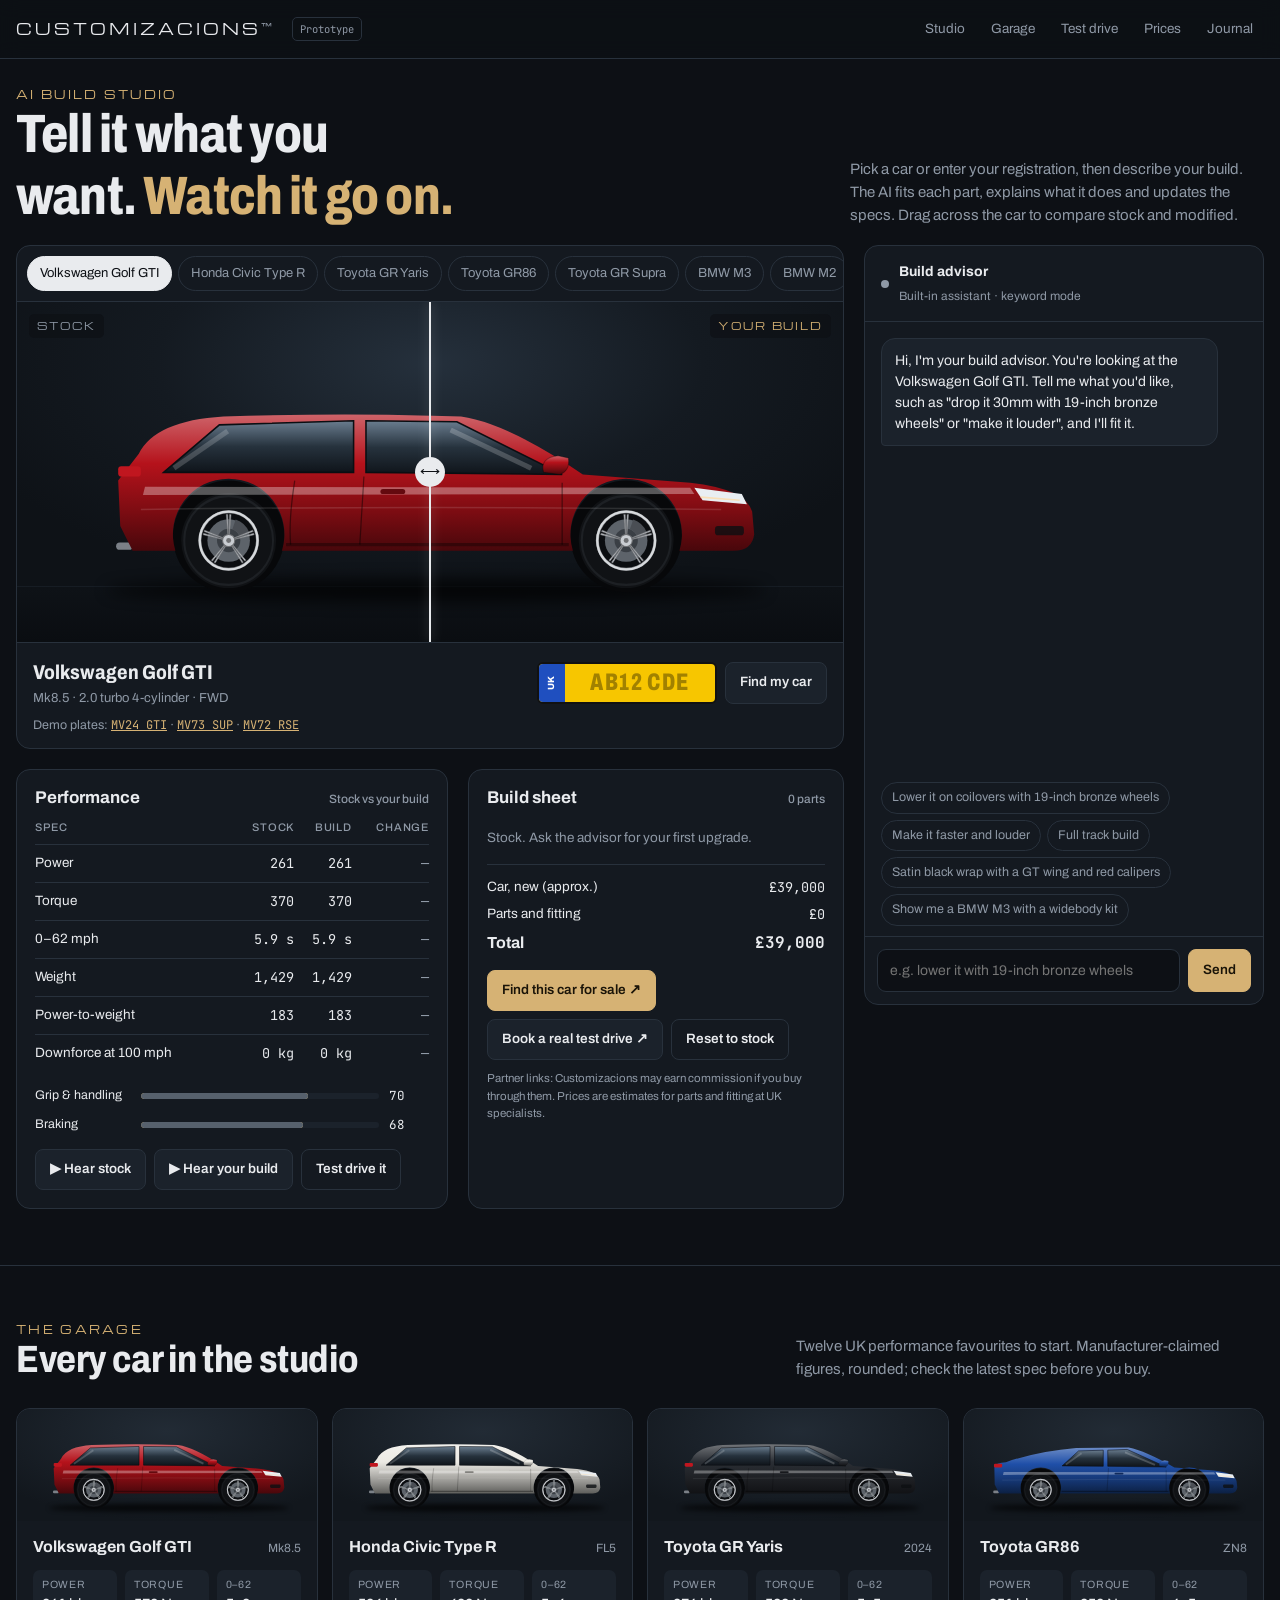
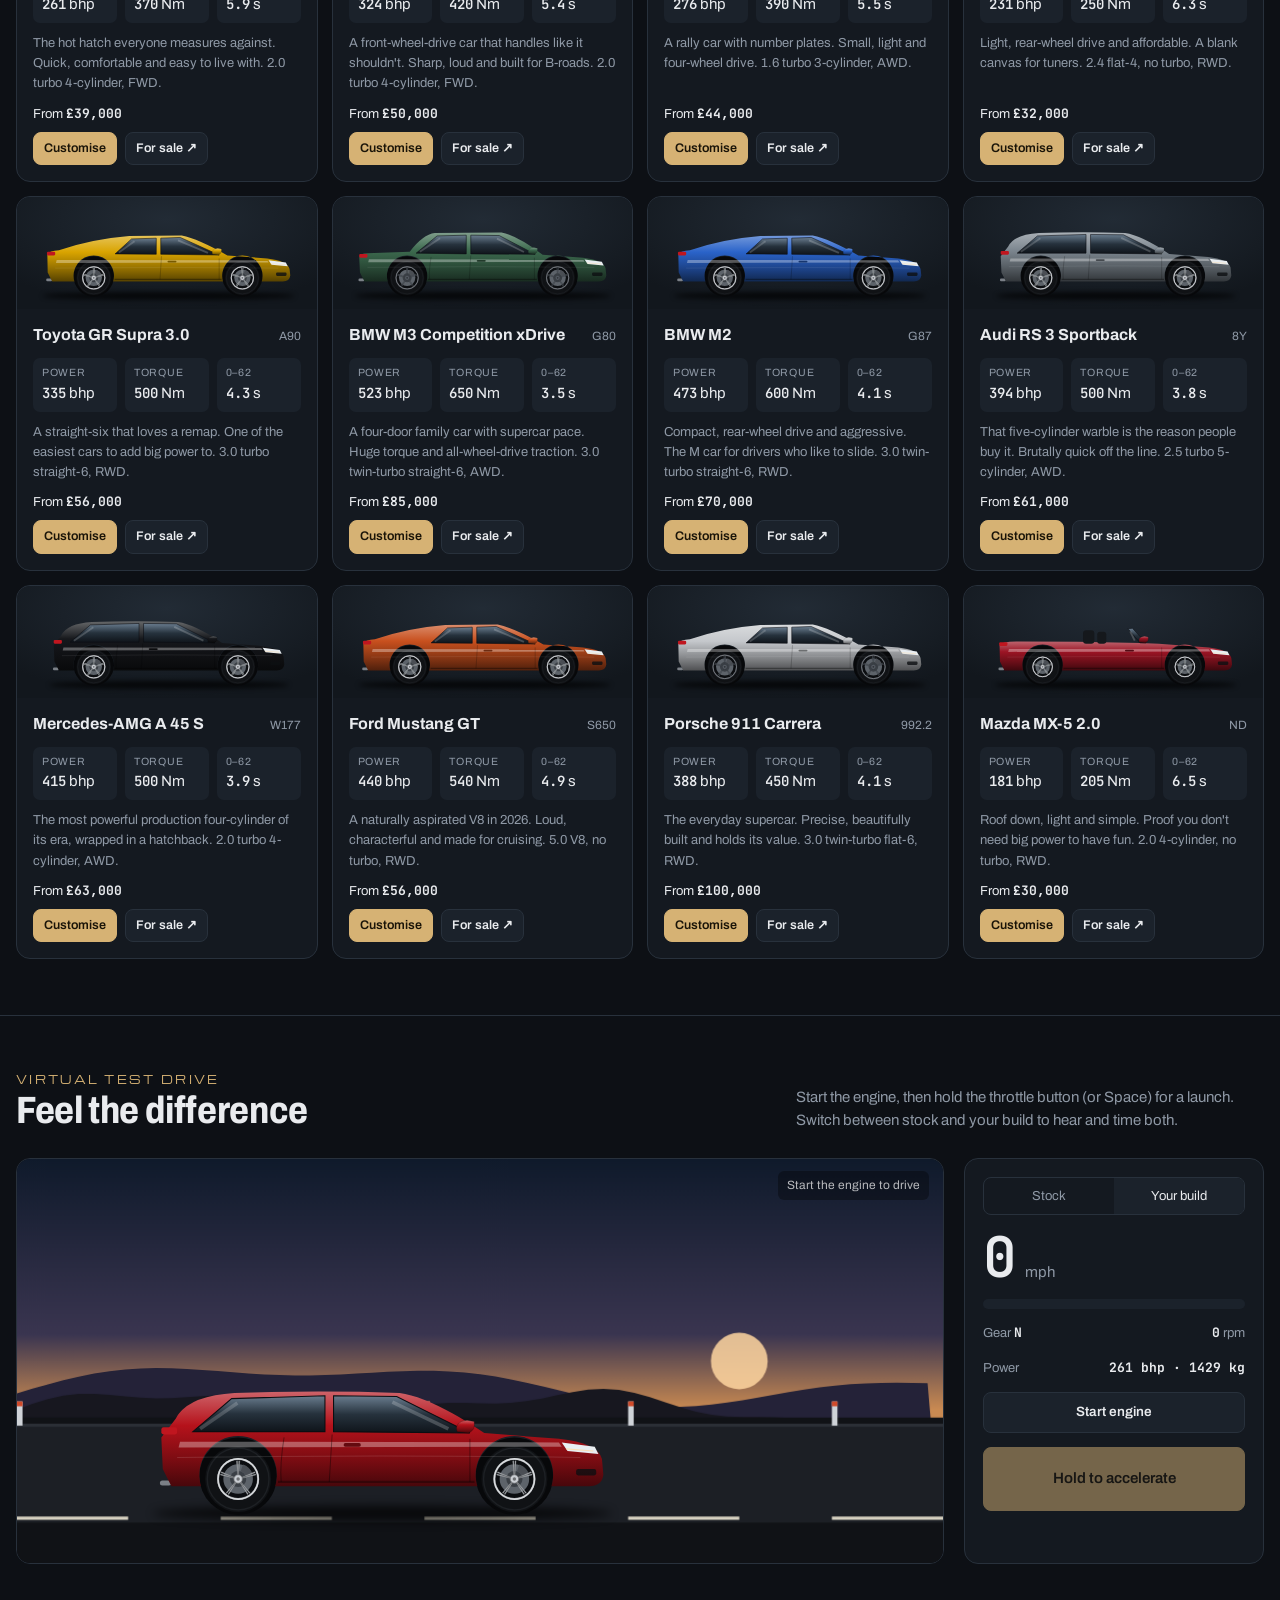
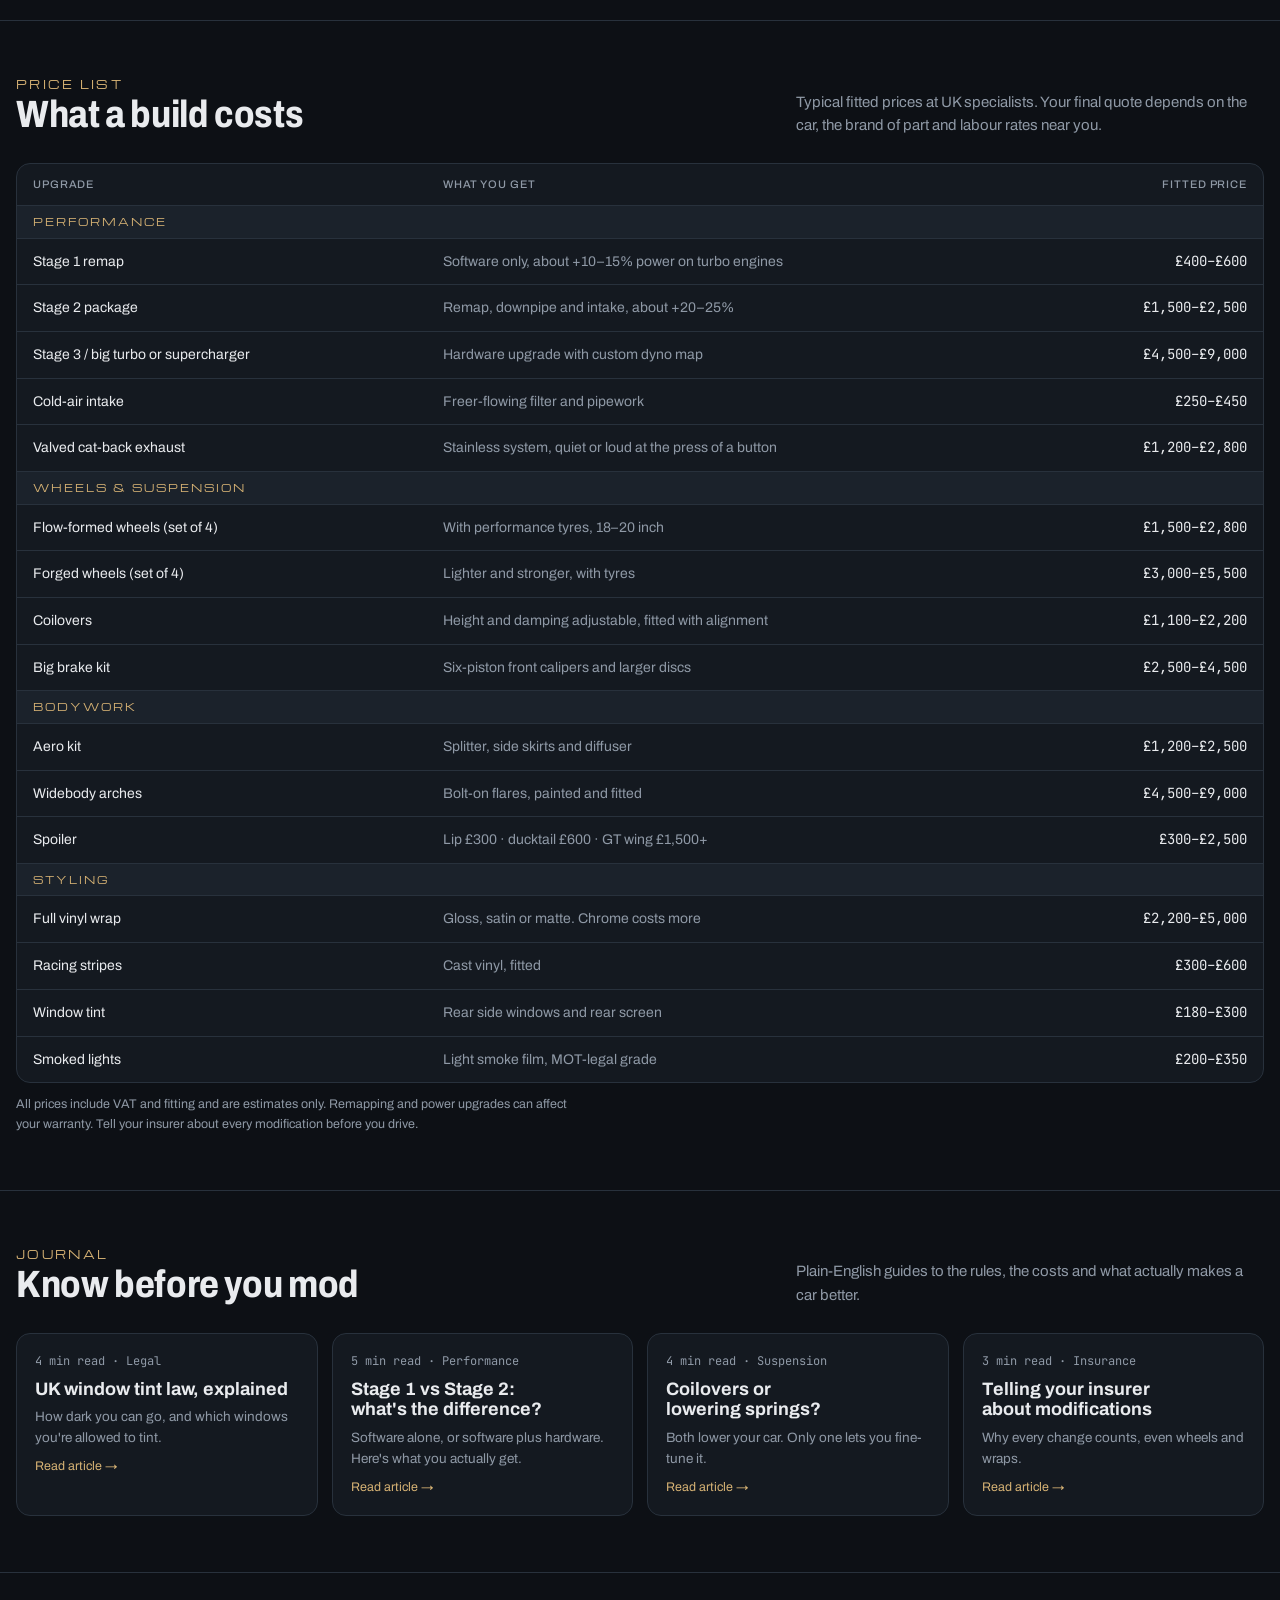
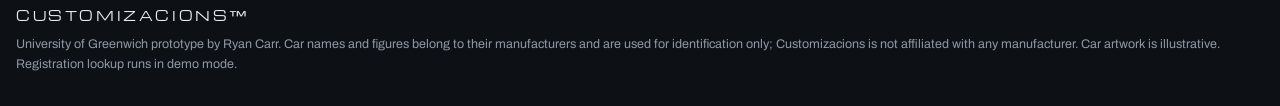
<file: baseline/index.html>
<!doctype html><html><head><meta charset=utf8><meta name=viewport content="width=device-width,initial-scale=1,viewport-fit=cover"><style>:root{color-scheme:light;box-sizing:border-box;padding-top:env(safe-area-inset-top,0px);padding-bottom:env(safe-area-inset-bottom,0px)}html{scroll-padding-top:env(safe-area-inset-top,0px)}body{margin:0;padding:0;font:14px -apple-system,BlinkMacSystemFont,sans-serif;background:#fff;color:#000}img{max-width:100%}[hidden]:not([hidden=until-found i]){display:none!important}</style></head><body>
<title>Customizacions Build Studio</title>
<meta name="claude:viewport-fit-sides" content="cover">
<link rel="preconnect" href="https://fonts.googleapis.com">
<link rel="stylesheet" href="https://fonts.googleapis.com/css2?family=Michroma&family=Archivo:wdth,wght@62..125,300..800&family=JetBrains+Mono:wght@400;600&display=swap">
<style>
/* Layout: a dark showroom. The studio (stage + AI chat) is the hero; garage, test drive, prices and journal follow as quiet bands. */
:root{
  --bg:#0d1015;          /* showroom floor, blue-biased graphite */
  --surface:#141920;
  --surface-2:#1b222b;
  --line:#28313c;
  --fg:#e9ebee;
  --muted:#8f99a6;
  --accent:#d6b274;      /* champagne trim */
  --accent-ink:#1a1408;
  --good:#6fcf97;
  --bad:#f07a6a;
  --plate:#f7c600;
  --f-display:"Michroma","Eurostile","Arial Black",sans-serif;
  --f-body:"Archivo","Helvetica Neue",Arial,sans-serif;
  --f-mono:"JetBrains Mono",ui-monospace,Menlo,Consolas,monospace;
  --r:10px;
  color-scheme:dark;
}
*{box-sizing:border-box}
html{scroll-behavior:smooth}
@media (prefers-reduced-motion:reduce){html{scroll-behavior:auto}*{animation-duration:.01ms!important;transition-duration:.01ms!important}}
body{background:var(--bg);color:var(--fg);font-family:var(--f-body);font-size:15px;line-height:1.55;-webkit-font-smoothing:antialiased}
body::before{content:"";position:fixed;inset:0 0 auto;height:env(safe-area-inset-top,0px);z-index:10;background:var(--bg)}
a{color:var(--accent)}
button,input,select{font:inherit;color:inherit}
:focus-visible{outline:2px solid var(--accent);outline-offset:2px}
.wrap{max-width:1280px;margin:0 auto;padding-left:max(16px,env(safe-area-inset-left,0px));padding-right:max(16px,env(safe-area-inset-right,0px))}
.mono{font-family:var(--f-mono);font-variant-numeric:tabular-nums}
.eyebrow{font-family:var(--f-display);font-size:10.5px;letter-spacing:.22em;text-transform:uppercase;color:var(--accent)}
h1,h2,h3{text-wrap:balance;margin:0;line-height:1.15}
h2{font-family:var(--f-body);font-stretch:85%;font-weight:750;font-size:clamp(26px,3.4vw,38px);letter-spacing:-.01em}
h3{font-size:17px;font-weight:700}
p{margin:0}
.muted{color:var(--muted)}

/* header */
header.top{position:sticky;top:env(safe-area-inset-top,0px);z-index:20;background:color-mix(in srgb,var(--bg) 88%,transparent);backdrop-filter:blur(10px);border-bottom:1px solid var(--line)}
header.top .wrap{display:flex;align-items:center;gap:20px;height:58px}
.logo{font-family:var(--f-display);font-size:15px;letter-spacing:.2em;text-decoration:none;color:var(--fg);white-space:nowrap}
.logo sup{font-size:8px;letter-spacing:0;color:var(--muted)}
nav.main{display:flex;gap:4px;margin-left:auto;overflow-x:auto;scrollbar-width:none}
nav.main a{color:var(--muted);text-decoration:none;font-size:13.5px;padding:7px 11px;border-radius:7px;white-space:nowrap}
nav.main a:hover{color:var(--fg);background:var(--surface)}
.tag{font-family:var(--f-mono);font-size:10.5px;border:1px solid var(--line);color:var(--muted);padding:3px 7px;border-radius:5px;white-space:nowrap}
@media (max-width:720px){.logo{font-size:12px;letter-spacing:.12em}header.top .tag{display:none}nav.main a{padding:7px 8px;font-size:13px}}

/* studio */
section{padding-block:56px}
section+section{border-top:1px solid var(--line)}
#studio{padding-block:28px 56px}
.studio-head{display:flex;flex-wrap:wrap;align-items:flex-end;justify-content:space-between;gap:16px;margin-bottom:18px}
.studio-head h1{font-family:var(--f-body);font-stretch:80%;font-weight:780;font-size:clamp(30px,4.6vw,54px);letter-spacing:-.015em;max-width:16ch}
.studio-head h1 em{font-style:normal;color:var(--accent)}
.studio-head p{max-width:46ch;color:var(--muted)}
.studio{display:grid;grid-template-columns:minmax(0,1fr) 400px;gap:20px;align-items:start}
@media (max-width:1020px){.studio{grid-template-columns:minmax(0,1fr)}}
.panel{background:var(--surface);border:1px solid var(--line);border-radius:14px}

.picker{display:flex;gap:6px;overflow-x:auto;padding:10px;scrollbar-width:thin;border-bottom:1px solid var(--line)}
.picker button{flex:none;background:transparent;border:1px solid var(--line);border-radius:999px;padding:6px 12px;font-size:13px;color:var(--muted);cursor:pointer;white-space:nowrap}
.picker button:hover{color:var(--fg);border-color:#3a4552}
.picker button[aria-pressed="true"]{background:var(--fg);color:var(--bg);border-color:var(--fg)}

.stage{position:relative;aspect-ratio:800/330;max-width:100%;overflow:hidden;background:#0e1217}
.stage .layer{position:absolute;inset:0;z-index:1;background:linear-gradient(to bottom,transparent 83.5%,#1d252e 83.5%,#0e1217 83.9%,#0a0d11 100%),radial-gradient(60% 70% at 50% 18%,#25303c 0%,#141a21 55%,#0e1217 100%)}
.stage .layer svg{width:100%;height:100%;display:block}
.stage .before{clip-path:inset(0 calc(100% - var(--split,50%)) 0 0);transition:clip-path .9s cubic-bezier(.2,.8,.2,1)}
.stage.dragging .before{transition:none}
.stage .handle{position:absolute;top:0;bottom:0;left:var(--split,50%);width:2px;margin-left:-1px;background:var(--fg);z-index:3;pointer-events:none;transition:left .9s cubic-bezier(.2,.8,.2,1);box-shadow:0 0 12px rgba(255,255,255,.35)}
.stage.dragging .handle{transition:none}
.stage .handle::after{content:"⟷";position:absolute;top:50%;left:50%;transform:translate(-50%,-50%);width:30px;height:30px;border-radius:50%;background:var(--fg);color:var(--bg);display:grid;place-items:center;font-size:14px}
.stage input[type=range]{position:absolute;inset:0;width:100%;height:100%;opacity:0;cursor:ew-resize;z-index:4;margin:0}
.stage .lbl{position:absolute;top:12px;z-index:2;font-family:var(--f-display);font-size:9.5px;letter-spacing:.2em;color:var(--muted);background:rgba(13,16,21,.7);padding:5px 8px;border-radius:5px}
.stage .lbl.l{left:12px}.stage .lbl.r{right:12px;color:var(--accent)}
.callouts{position:absolute;inset:0;z-index:5;pointer-events:none}
.callout{position:absolute;transform:translate(-50%,-100%);background:var(--accent);color:var(--accent-ink);font-size:11.5px;font-weight:700;padding:4px 8px;border-radius:6px;white-space:nowrap;animation:pop 2.8s ease forwards}
.callout::after{content:"";position:absolute;left:50%;bottom:-5px;margin-left:-5px;border:5px solid transparent;border-bottom:0;border-top-color:var(--accent)}
@keyframes pop{0%{opacity:0;transform:translate(-50%,-80%) scale(.8)}12%{opacity:1;transform:translate(-50%,-100%) scale(1)}80%{opacity:1}100%{opacity:0;transform:translate(-50%,-115%)}}
.stage .platechip{position:absolute;left:12px;bottom:12px;z-index:2}

.under{display:flex;flex-wrap:wrap;align-items:center;justify-content:space-between;gap:14px;padding:14px 16px;border-top:1px solid var(--line)}
.carname{display:flex;flex-direction:column;min-width:0}
.carname b{font-size:20px;font-stretch:85%;font-weight:750}
.carname span{color:var(--muted);font-size:13px}
.plate-form{display:flex;align-items:stretch;gap:8px}
.plate{display:flex;align-items:stretch;border-radius:6px;overflow:hidden;border:2px solid #111;background:var(--plate);height:42px}
.plate .gb{background:#1f4fbf;color:#fff;font-size:9px;font-weight:800;display:grid;place-items:center;width:26px;letter-spacing:.05em;writing-mode:vertical-rl;transform:rotate(180deg)}
.plate input{background:transparent;border:0;width:150px;text-align:center;font-family:var(--f-body);font-stretch:70%;font-weight:800;font-size:24px;letter-spacing:.06em;color:#111;text-transform:uppercase;padding:0 6px}
.plate input::placeholder{color:rgba(0,0,0,.35)}
.plate input:focus{outline:none}
.plate:focus-within{outline:2px solid var(--accent);outline-offset:2px}
.btn{display:inline-flex;align-items:center;justify-content:center;gap:7px;border-radius:8px;border:1px solid var(--line);background:var(--surface-2);padding:9px 14px;font-size:13.5px;font-weight:600;cursor:pointer;text-decoration:none;color:var(--fg);white-space:nowrap}
.btn:hover{border-color:#3e4957}
.btn.primary{background:var(--accent);border-color:var(--accent);color:var(--accent-ink)}
.btn.primary:hover{filter:brightness(1.06)}
.btn.ghost{background:transparent}
.btn:disabled{opacity:.5;cursor:not-allowed}
.btn.sm{padding:6px 10px;font-size:12.5px}
.plate-msg{font-size:12.5px;color:var(--muted);padding:0 16px 12px;margin-top:-6px}
.plate-msg button{background:none;border:0;color:var(--accent);cursor:pointer;padding:0;font-family:var(--f-mono);font-size:12px;text-decoration:underline}

/* build sheet */
.sheet{display:grid;grid-template-columns:minmax(0,1.15fr) minmax(0,1fr);gap:20px;margin-top:20px}
@media (max-width:760px){.sheet{grid-template-columns:minmax(0,1fr)}}
.sheet .panel{padding:18px}
.sheet h3{display:flex;justify-content:space-between;align-items:baseline;margin-bottom:12px}
.sheet h3 small{font-weight:500;color:var(--muted);font-size:12px}
table.specs{width:100%;border-collapse:collapse;font-size:13.5px}
table.specs th{font-weight:500;color:var(--muted);text-align:left;font-size:11px;letter-spacing:.08em;text-transform:uppercase;padding:0 0 8px}
table.specs th:not(:first-child),table.specs td:not(:first-child){text-align:right}
table.specs td{padding:8px 0;border-top:1px solid var(--line)}
table.specs td.v{font-family:var(--f-mono);font-variant-numeric:tabular-nums}
.up{color:var(--good)}.down{color:var(--bad)}.same{color:var(--muted)}
.bars{display:grid;gap:10px;margin-top:14px}
.bar{display:grid;grid-template-columns:96px minmax(0,1fr) 40px;align-items:center;gap:10px;font-size:12.5px}
.bar .track{height:6px;background:var(--surface-2);border-radius:3px;position:relative;overflow:hidden}
.bar .track i{position:absolute;inset:0 auto 0 0;background:#56606c;border-radius:3px}
.bar .track b{position:absolute;inset:0 auto 0 0;background:var(--accent);border-radius:3px;transition:width .9s cubic-bezier(.2,.8,.2,1)}
.fitted{list-style:none;margin:0;padding:0;display:grid;gap:0}
.fitted li{display:grid;grid-template-columns:minmax(0,1fr) auto auto;gap:10px;align-items:center;padding:9px 0;border-top:1px solid var(--line);font-size:13.5px}
.fitted li:first-child{border-top:0}
.fitted li small{display:block;color:var(--muted);font-size:12px}
.fitted .x{background:none;border:1px solid var(--line);border-radius:6px;width:26px;height:26px;cursor:pointer;color:var(--muted);line-height:1}
.fitted .x:hover{color:var(--bad);border-color:var(--bad)}
.empty{color:var(--muted);font-size:13.5px;padding:10px 0}
.totals{display:grid;gap:6px;border-top:1px solid var(--line);margin-top:6px;padding-top:12px;font-size:13.5px}
.totals div{display:flex;justify-content:space-between}
.totals .grand{font-size:16px;font-weight:700}
.actions{display:flex;flex-wrap:wrap;gap:8px;margin-top:14px}
.disclose{font-size:11.5px;color:var(--muted);margin-top:10px}

/* chat */
.chat{display:flex;flex-direction:column;height:min(760px,calc(100vh - 90px));position:sticky;top:calc(env(safe-area-inset-top,0px) + 70px)}
@media (max-width:1020px){.chat{position:static;height:620px}}
.chat-head{display:flex;align-items:center;gap:10px;padding:14px 16px;border-bottom:1px solid var(--line)}
.chat-head .dot{width:8px;height:8px;border-radius:50%;background:var(--muted);flex:none}
.chat-head .dot.live{background:var(--good);box-shadow:0 0 0 3px rgba(111,207,151,.18)}
.chat-head b{font-size:14px}
.chat-head span{font-size:12px;color:var(--muted)}
.msgs{flex:1;overflow-y:auto;padding:16px;display:flex;flex-direction:column;gap:12px;min-height:0}
.msg{max-width:92%;font-size:14px;line-height:1.5}
.msg.user{align-self:flex-end;background:var(--fg);color:var(--bg);padding:9px 13px;border-radius:14px 14px 4px 14px}
.msg.ai{align-self:flex-start;background:var(--surface-2);padding:11px 13px;border-radius:14px 14px 14px 4px;border:1px solid var(--line)}
.msg.ai.thinking{color:var(--muted)}
.msg.ai.thinking::after{content:"";display:inline-block;width:14px;animation:dots 1.2s steps(4) infinite;overflow:hidden;vertical-align:bottom;white-space:nowrap}
@keyframes dots{0%{content:""}25%{content:"."}50%{content:".."}75%{content:"..."}}
.modcards{display:grid;gap:8px;margin-top:10px}
.modcard{background:var(--surface);border:1px solid var(--line);border-radius:9px;padding:10px 11px;font-size:12.8px}
.modcard .t{display:flex;justify-content:space-between;gap:8px;font-weight:700;font-size:13.5px;margin-bottom:4px}
.modcard .t span{font-family:var(--f-mono);font-weight:600;color:var(--accent);font-size:12.5px}
.modcard dl{margin:0;display:grid;grid-template-columns:auto minmax(0,1fr);gap:3px 9px}
.modcard dt{color:var(--muted);font-size:11px;text-transform:uppercase;letter-spacing:.06em;padding-top:2px}
.modcard dd{margin:0}
.modcard.removed{opacity:.6}
.suggest{display:flex;flex-wrap:wrap;gap:6px;padding:0 16px 10px}
.suggest button{background:transparent;border:1px solid var(--line);border-radius:999px;padding:5px 10px;font-size:12.5px;color:var(--muted);cursor:pointer;text-align:left}
.suggest button:hover{color:var(--fg);border-color:#3e4957}
form.ask{display:flex;gap:8px;padding:12px;border-top:1px solid var(--line)}
form.ask input{flex:1;min-width:0;background:var(--bg);border:1px solid var(--line);border-radius:9px;padding:10px 12px;font-size:14px}
form.ask input:focus{outline:none;border-color:var(--accent)}

/* garage */
.sec-head{display:flex;flex-wrap:wrap;justify-content:space-between;align-items:flex-end;gap:16px;margin-bottom:26px}
.sec-head p{max-width:52ch;color:var(--muted)}
.grid{display:grid;grid-template-columns:repeat(auto-fill,minmax(270px,1fr));gap:14px}
.card{background:var(--surface);border:1px solid var(--line);border-radius:14px;overflow:hidden;display:flex;flex-direction:column}
.card .art{background:radial-gradient(70% 80% at 50% 20%,#222b35,#12171d);aspect-ratio:800/300;max-width:100%}
.card .art svg{width:100%;height:100%;display:block}
.card .body{padding:14px 16px 16px;display:flex;flex-direction:column;gap:10px;flex:1}
.card .name{display:flex;justify-content:space-between;align-items:baseline;gap:8px}
.card .name b{font-size:16px}
.card .name span{font-size:12px;color:var(--muted)}
.kv{display:grid;grid-template-columns:repeat(3,minmax(0,1fr));gap:8px}
.kv div{background:var(--surface-2);border-radius:7px;padding:7px 9px}
.kv small{display:block;font-size:10.5px;color:var(--muted);text-transform:uppercase;letter-spacing:.07em}
.kv b{font-family:var(--f-mono);font-size:14px;font-weight:600}
.card p.d{font-size:13px;color:var(--muted)}
.card .row{display:flex;gap:8px;margin-top:auto;flex-wrap:wrap;align-items:center}
.card .row .price{flex-basis:100%;font-size:13px}
.card .row .price b{font-family:var(--f-mono)}

/* drive */
.drive{display:grid;grid-template-columns:minmax(0,1fr) 300px;gap:20px}
@media (max-width:900px){.drive{grid-template-columns:minmax(0,1fr)}}
.road{position:relative;aspect-ratio:16/7;max-width:100%;border-radius:14px;overflow:hidden;border:1px solid var(--line);background:#0b0e12;touch-action:none;user-select:none;-webkit-user-select:none}
.road canvas{position:absolute;inset:0;width:100%;height:100%}
.road .car{position:absolute;left:8%;width:62%;bottom:6%;pointer-events:none}
.road .car svg{width:100%;display:block}
.road .hint{position:absolute;right:14px;top:12px;font-size:12px;color:rgba(255,255,255,.7);background:rgba(0,0,0,.35);padding:5px 9px;border-radius:6px}
.hud{display:flex;flex-direction:column;gap:14px;padding:18px}
.speedo{display:flex;align-items:baseline;gap:8px}
.speedo b{font-family:var(--f-mono);font-size:56px;line-height:1;font-weight:600;font-variant-numeric:tabular-nums}
.speedo span{color:var(--muted)}
.rpm{height:10px;background:var(--surface-2);border-radius:5px;overflow:hidden;position:relative}
.rpm i{position:absolute;inset:0 auto 0 0;background:linear-gradient(90deg,var(--accent),#e8c98f 70%,var(--bad));width:0}
.hudrow{display:flex;justify-content:space-between;font-size:13px;color:var(--muted)}
.hudrow b{color:var(--fg);font-family:var(--f-mono)}
.throttle{height:64px;font-size:15px;touch-action:none}
.throttle.on{filter:brightness(1.15);transform:scale(.99)}
.seg{display:flex;border:1px solid var(--line);border-radius:8px;overflow:hidden}
.seg button{flex:1;background:transparent;border:0;padding:8px;font-size:13px;color:var(--muted);cursor:pointer}
.seg button[aria-pressed="true"]{background:var(--surface-2);color:var(--fg)}
.result{font-size:13px;min-height:20px}

/* prices + journal */
.tablewrap{overflow-x:auto;border:1px solid var(--line);border-radius:14px;background:var(--surface)}
table.prices{width:100%;border-collapse:collapse;font-size:14px;min-width:640px}
table.prices th{text-align:left;font-size:11px;letter-spacing:.08em;text-transform:uppercase;color:var(--muted);font-weight:500;padding:12px 16px;border-bottom:1px solid var(--line)}
table.prices td{padding:12px 16px;border-top:1px solid var(--line);vertical-align:top}
table.prices tr.cat td{background:var(--surface-2);font-family:var(--f-display);font-size:10px;letter-spacing:.2em;color:var(--accent);padding:8px 16px}
table.prices td.p{font-family:var(--f-mono);text-align:right;white-space:nowrap}
table.prices th:last-child{text-align:right}
.note{font-size:12.5px;color:var(--muted);margin-top:12px;max-width:80ch}
.posts{display:grid;grid-template-columns:repeat(auto-fill,minmax(300px,1fr));gap:14px}
details.post{background:var(--surface);border:1px solid var(--line);border-radius:14px;padding:18px}
details.post summary{cursor:pointer;list-style:none;display:flex;flex-direction:column;gap:8px}
details.post summary::-webkit-details-marker{display:none}
details.post summary .meta{font-size:12px;color:var(--muted);font-family:var(--f-mono)}
details.post summary h3{font-size:18px}
details.post summary p{color:var(--muted);font-size:13.5px}
details.post summary .more{font-size:12.5px;color:var(--accent)}
details.post[open] summary .more{display:none}
details.post .content{margin-top:14px;padding-top:14px;border-top:1px solid var(--line);display:grid;gap:10px;font-size:14px;max-width:65ch}
details.post .content h4{margin:6px 0 0;font-size:14px}
footer{border-top:1px solid var(--line);padding-block:32px;color:var(--muted);font-size:12.5px}
footer .wrap{display:grid;gap:10px}
footer .logo{font-size:13px}
</style>

<header class="top">
  <div class="wrap">
    <a class="logo" href="#studio">CUSTOMIZACIONS<sup>™</sup></a>
    <span class="tag">Prototype</span>
    <nav class="main" aria-label="Sections">
      <a href="#studio">Studio</a>
      <a href="#garage">Garage</a>
      <a href="#drive">Test drive</a>
      <a href="#prices">Prices</a>
      <a href="#journal">Journal</a>
    </nav>
  </div>
</header>

<main>
<section id="studio">
  <div class="wrap">
    <div class="studio-head">
      <div>
        <div class="eyebrow">AI build studio</div>
        <h1>Tell it what you want. <em>Watch it go on.</em></h1>
      </div>
      <p>Pick a car or enter your registration, then describe your build. The AI fits each part, explains what it does and updates the specs. Drag across the car to compare stock and modified.</p>
    </div>

    <div class="studio">
      <div style="min-width:0">
        <div class="panel" style="overflow:hidden">
          <div class="picker" id="picker" role="group" aria-label="Choose a car"></div>
          <div class="stage" id="stage">
            <div class="layer after" id="afterLayer"></div>
            <div class="layer before" id="beforeLayer"></div>
            <div class="handle"></div>
            <span class="lbl l">STOCK</span><span class="lbl r">YOUR BUILD</span>
            <div class="callouts" id="callouts"></div>
            <input type="range" id="split" min="0" max="100" value="50" aria-label="Compare stock and your build">
          </div>
          <div class="under">
            <div class="carname"><b id="carTitle">—</b><span id="carSub"></span></div>
            <form class="plate-form" id="plateForm">
              <label class="plate" title="Enter your registration">
                <span class="gb">UK</span>
                <input id="plate" maxlength="8" placeholder="AB12 CDE" autocomplete="off" aria-label="Registration number">
              </label>
              <button class="btn" type="submit">Find my car</button>
            </form>
          </div>
          <div class="plate-msg" id="plateMsg">Demo plates: <button type="button" data-plate="MV24 GTI">MV24 GTI</button> · <button type="button" data-plate="MV73 SUP">MV73 SUP</button> · <button type="button" data-plate="MV72 RSE">MV72 RSE</button></div>
        </div>

        <div class="sheet">
          <div class="panel">
            <h3>Performance <small id="perfNote">Stock vs your build</small></h3>
            <table class="specs" id="specs"></table>
            <div class="bars" id="bars"></div>
            <div class="actions">
              <button class="btn" id="hearStock" type="button">▶ Hear stock</button>
              <button class="btn" id="hearBuild" type="button">▶ Hear your build</button>
              <a class="btn ghost" href="#drive">Test drive it</a>
            </div>
          </div>
          <div class="panel">
            <h3>Build sheet <small id="modCount">0 parts</small></h3>
            <ul class="fitted" id="fitted"></ul>
            <div class="totals" id="totals"></div>
            <div class="actions">
              <a class="btn primary" id="buyLink" target="_blank" rel="noopener sponsored">Find this car for sale ↗</a>
              <a class="btn" id="makerLink" target="_blank" rel="noopener">Book a real test drive ↗</a>
              <button class="btn ghost" id="resetBtn" type="button">Reset to stock</button>
            </div>
            <p class="disclose">Partner links: Customizacions may earn commission if you buy through them. Prices are estimates for parts and fitting at UK specialists.</p>
          </div>
        </div>
      </div>

      <aside class="panel chat" aria-label="AI build advisor">
        <div class="chat-head"><span class="dot" id="aiDot"></span><div><b>Build advisor</b><br><span id="aiMode">Connecting…</span></div></div>
        <div class="msgs" id="msgs" aria-live="polite"></div>
        <div class="suggest" id="suggest"></div>
        <form class="ask" id="askForm">
          <input id="askInput" placeholder="e.g. lower it with 19-inch bronze wheels" autocomplete="off" aria-label="Describe your modifications">
          <button class="btn primary" id="askBtn" type="submit">Send</button>
        </form>
      </aside>
    </div>
  </div>
</section>

<section id="garage">
  <div class="wrap">
    <div class="sec-head">
      <div><div class="eyebrow">The garage</div><h2>Every car in the studio</h2></div>
      <p>Twelve UK performance favourites to start. Manufacturer-claimed figures, rounded; check the latest spec before you buy.</p>
    </div>
    <div class="grid" id="garageGrid"></div>
  </div>
</section>

<section id="drive">
  <div class="wrap">
    <div class="sec-head">
      <div><div class="eyebrow">Virtual test drive</div><h2>Feel the difference</h2></div>
      <p>Start the engine, then hold the throttle button (or Space) for a launch. Switch between stock and your build to hear and time both.</p>
    </div>
    <div class="drive">
      <div class="road" id="road">
        <canvas id="roadCanvas"></canvas>
        <div class="car" id="driveCar"></div>
        <div class="hint" id="driveHint">Start the engine to drive</div>
      </div>
      <div class="panel hud">
        <div class="seg" role="group" aria-label="Car setup"><button type="button" id="dStock" aria-pressed="false">Stock</button><button type="button" id="dBuild" aria-pressed="true">Your build</button></div>
        <div class="speedo"><b id="mph">0</b><span>mph</span></div>
        <div class="rpm" aria-hidden="true"><i id="rpmBar"></i></div>
        <div class="hudrow"><span>Gear <b id="gear">N</b></span><span><b id="rpmTxt">0</b> rpm</span></div>
        <div class="hudrow"><span>Power</span><b id="drivePower">—</b></div>
        <button class="btn" id="engineBtn" type="button">Start engine</button>
        <button class="btn primary throttle" id="throttle" type="button" disabled>Hold to accelerate</button>
        <div class="result" id="runResult"></div>
      </div>
    </div>
  </div>
</section>

<section id="prices">
  <div class="wrap">
    <div class="sec-head">
      <div><div class="eyebrow">Price list</div><h2>What a build costs</h2></div>
      <p>Typical fitted prices at UK specialists. Your final quote depends on the car, the brand of part and labour rates near you.</p>
    </div>
    <div class="tablewrap"><table class="prices" id="priceTable"></table></div>
    <p class="note">All prices include VAT and fitting and are estimates only. Remapping and power upgrades can affect your warranty. Tell your insurer about every modification before you drive.</p>
  </div>
</section>

<section id="journal">
  <div class="wrap">
    <div class="sec-head">
      <div><div class="eyebrow">Journal</div><h2>Know before you mod</h2></div>
      <p>Plain-English guides to the rules, the costs and what actually makes a car better.</p>
    </div>
    <div class="posts" id="posts"></div>
  </div>
</section>
</main>

<footer>
  <div class="wrap">
    <span class="logo">CUSTOMIZACIONS™</span>
    <p>University of Greenwich prototype by Ryan Carr. Car names and figures belong to their manufacturers and are used for identification only; Customizacions is not affiliated with any manufacturer. Car artwork is illustrative. Registration lookup runs in demo mode.</p>
  </div>
</footer>

<script>
(() => {
"use strict";
/* ---------- data ---------- */
const CARS = [
 {id:"golf",make:"Volkswagen",model:"Golf GTI",gen:"Mk8.5",style:"hatch",hp:261,nm:370,t62:5.9,kg:1429,drive:"FWD",engine:"2.0 turbo 4-cylinder",cyl:4,turbo:true,redline:6600,price:39000,wheel:18,colour:"#b5121b",colourName:"Red",handling:70,braking:68,url:"https://www.volkswagen.co.uk",keys:["golf","gti"],blurb:"The hot hatch everyone measures against. Quick, comfortable and easy to live with."},
 {id:"civic",make:"Honda",model:"Civic Type R",gen:"FL5",style:"hatch",hp:324,nm:420,t62:5.4,kg:1430,drive:"FWD",engine:"2.0 turbo 4-cylinder",cyl:4,turbo:true,redline:7000,price:50000,wheel:19,colour:"#eceae4",colourName:"White",handling:82,braking:78,url:"https://www.honda.co.uk",keys:["civic","type r","type-r","ctr"],blurb:"A front-wheel-drive car that handles like it shouldn't. Sharp, loud and built for B-roads."},
 {id:"yaris",make:"Toyota",model:"GR Yaris",gen:"2024",style:"hatch",hp:276,nm:390,t62:5.5,kg:1280,drive:"AWD",engine:"1.6 turbo 3-cylinder",cyl:3,turbo:true,redline:7000,price:44000,wheel:18,colour:"#2a2e34",colourName:"Grey",handling:84,braking:78,url:"https://www.toyota.co.uk",keys:["yaris","gr yaris"],blurb:"A rally car with number plates. Small, light and four-wheel drive."},
 {id:"gr86",make:"Toyota",model:"GR86",gen:"ZN8",style:"coupe",hp:231,nm:250,t62:6.3,kg:1276,drive:"RWD",engine:"2.4 flat-4, no turbo",cyl:4,turbo:false,redline:7500,price:32000,wheel:18,colour:"#1f4fa8",colourName:"Blue",handling:80,braking:70,url:"https://www.toyota.co.uk",keys:["gr86","86","gt86"],blurb:"Light, rear-wheel drive and affordable. A blank canvas for tuners."},
 {id:"supra",make:"Toyota",model:"GR Supra 3.0",gen:"A90",style:"coupe",hp:335,nm:500,t62:4.3,kg:1520,drive:"RWD",engine:"3.0 turbo straight-6",cyl:6,turbo:true,redline:7000,price:56000,wheel:19,colour:"#d9a400",colourName:"Yellow",handling:78,braking:76,url:"https://www.toyota.co.uk",keys:["supra","mk5"],blurb:"A straight-six that loves a remap. One of the easiest cars to add big power to."},
 {id:"m3",make:"BMW",model:"M3 Competition xDrive",gen:"G80",style:"saloon",hp:523,nm:650,t62:3.5,kg:1780,drive:"AWD",engine:"3.0 twin-turbo straight-6",cyl:6,turbo:true,redline:7200,price:85000,wheel:19,colour:"#3d6b4f",colourName:"Green",handling:80,braking:82,url:"https://www.bmw.co.uk",keys:["m3"],blurb:"A four-door family car with supercar pace. Huge torque and all-wheel-drive traction."},
 {id:"m2",make:"BMW",model:"M2",gen:"G87",style:"coupe",hp:473,nm:600,t62:4.1,kg:1725,drive:"RWD",engine:"3.0 twin-turbo straight-6",cyl:6,turbo:true,redline:7200,price:70000,wheel:19,colour:"#2a63c9",colourName:"Blue",handling:80,braking:80,url:"https://www.bmw.co.uk",keys:["m2"],blurb:"Compact, rear-wheel drive and aggressive. The M car for drivers who like to slide."},
 {id:"rs3",make:"Audi",model:"RS 3 Sportback",gen:"8Y",style:"hatch",hp:394,nm:500,t62:3.8,kg:1575,drive:"AWD",engine:"2.5 turbo 5-cylinder",cyl:5,turbo:true,redline:7000,price:61000,wheel:19,colour:"#7d8790",colourName:"Grey",handling:78,braking:78,url:"https://www.audi.co.uk",keys:["rs3","rs 3","audi"],blurb:"That five-cylinder warble is the reason people buy it. Brutally quick off the line."},
 {id:"a45",make:"Mercedes-AMG",model:"A 45 S",gen:"W177",style:"hatch",hp:415,nm:500,t62:3.9,kg:1635,drive:"AWD",engine:"2.0 turbo 4-cylinder",cyl:4,turbo:true,redline:7200,price:63000,wheel:19,colour:"#16181c",colourName:"Black",handling:78,braking:78,url:"https://www.mercedes-benz.co.uk",keys:["a45","a 45","amg","mercedes"],blurb:"The most powerful production four-cylinder of its era, wrapped in a hatchback."},
 {id:"mustang",make:"Ford",model:"Mustang GT",gen:"S650",style:"coupe",hp:440,nm:540,t62:4.9,kg:1820,drive:"RWD",engine:"5.0 V8, no turbo",cyl:8,turbo:false,redline:7500,price:56000,wheel:19,colour:"#c8501e",colourName:"Orange",handling:70,braking:74,url:"https://www.ford.co.uk",keys:["mustang","v8","ford"],blurb:"A naturally aspirated V8 in 2026. Loud, characterful and made for cruising."},
 {id:"c911",make:"Porsche",model:"911 Carrera",gen:"992.2",style:"coupe",hp:388,nm:450,t62:4.1,kg:1475,drive:"RWD",engine:"3.0 twin-turbo flat-6",cyl:6,turbo:true,redline:7500,price:100000,wheel:20,colour:"#c5c8cc",colourName:"Silver",handling:88,braking:88,url:"https://www.porsche.com/uk/",keys:["911","porsche","carrera"],blurb:"The everyday supercar. Precise, beautifully built and holds its value."},
 {id:"mx5",make:"Mazda",model:"MX-5 2.0",gen:"ND",style:"roadster",hp:181,nm:205,t62:6.5,kg:1078,drive:"RWD",engine:"2.0 4-cylinder, no turbo",cyl:4,turbo:false,redline:7500,price:30000,wheel:17,colour:"#9b1424",colourName:"Red",handling:82,braking:70,url:"https://www.mazda.co.uk",keys:["mx5","mx-5","miata","mazda"],blurb:"Roof down, light and simple. Proof you don't need big power to have fun."}
];
const DEMO_PLATES = {"MV24GTI":"golf","MV73SUP":"supra","MV72RSE":"rs3","MV23CTR":"civic","MV74MXF":"mx5","MV25MTH":"m3"};

const COLOURS = [
 ["british racing green","#1f4a33"],["nardo grey","#7a7e80"],["midnight purple","#3a2550"],["baby blue","#8fbfe0"],["sky blue","#5aa6dc"],["navy","#1b2a4a"],
 ["gunmetal","#50565e"],["black","#16181c"],["white","#ecebe6"],["silver","#c5c8cc"],["grey","#6f757c"],["gray","#6f757c"],["red","#b5121b"],["blue","#2459c2"],
 ["green","#2f7a45"],["yellow","#e0b400"],["orange","#d9601e"],["purple","#5b2d86"],["pink","#d8608f"],["teal","#1d8a86"],["gold","#b8964e"],["bronze","#8c6a3f"],["lime","#7fc241"],["burgundy","#5e1422"],["brown","#5a3d2b"]
];
const RIM_FINISH = {silver:"#c9cdd2",gunmetal:"#545a62",black:"#1c1e22",bronze:"#8c6a3f",gold:"#b8964e",white:"#e8e8e4"};
const CALIPER = {red:"#c41d24",yellow:"#e1b400",black:"#26282c",blue:"#2459c2",gold:"#b8964e",green:"#2f7a45",orange:"#d9601e"};
const WHEEL_STYLES = ["multi-spoke","mesh","monoblock","deep-dish","turbofan"];

const MODS = {
 tune:{name:"Engine remap",cat:"Performance",order:1},
 intake:{name:"Cold-air intake",cat:"Performance",order:2},
 exhaust:{name:"Valved cat-back exhaust",cat:"Performance",order:3},
 wheels:{name:"Wheels",cat:"Wheels & suspension",order:4},
 drop:{name:"Coilovers",cat:"Wheels & suspension",order:5},
 brakes:{name:"Big brake kit",cat:"Wheels & suspension",order:6},
 bodykit:{name:"Aero kit",cat:"Bodywork",order:7},
 widebody:{name:"Widebody arches",cat:"Bodywork",order:8},
 spoiler:{name:"Spoiler",cat:"Bodywork",order:9},
 wrap:{name:"Vinyl wrap",cat:"Styling",order:10},
 stripes:{name:"Racing stripe",cat:"Styling",order:11},
 tint:{name:"Window tint",cat:"Styling",order:12},
 lights:{name:"Smoked lights",cat:"Styling",order:13}
};
const fmt = n => "£" + Math.round(n).toLocaleString("en-GB");
const TUNE_GAIN = {t:{1:[.12,.16],2:[.22,.26],3:[.40,.38]}, n:{1:[.04,.04],2:[.08,.07],3:[.38,.35]}};

function modPrice(id,p,car){
  switch(id){
    case "tune": return ({1:450,2:1900,3:car.turbo?5500:7500})[p.stage];
    case "intake": return 320;
    case "exhaust": return car.cyl>=6?2200:1600;
    case "wheels": return 1500+(p.size-17)*260+(p.style==="monoblock"?1400:0)+(p.style==="deep-dish"?500:0);
    case "drop": return 1350;
    case "brakes": return 3400;
    case "bodykit": return 1800;
    case "widebody": return 6500;
    case "spoiler": return ({lip:350,ducktail:650,"gt-wing":1900})[p.type];
    case "wrap": return p.finish==="chrome"?4800:2600;
    case "stripes": return 380;
    case "tint": return 220;
    case "lights": return 280;
  }
  return 0;
}
function colourName(hex){const f=COLOURS.find(c=>c[1].toLowerCase()===String(hex).toLowerCase());return f?f[0].replace(/\b\w/g,m=>m.toUpperCase()):"Custom colour";}
function modLabel(id,p){
  switch(id){
    case "tune": return p.stage===3?"Stage 3 power upgrade":"Stage "+p.stage+" remap";
    case "wheels": return p.size+"″ "+p.finish+" "+p.style+" wheels";
    case "drop": return "Coilovers, −"+p.mm+"mm";
    case "spoiler": return ({lip:"Lip spoiler",ducktail:"Ducktail spoiler","gt-wing":"GT wing"})[p.type];
    case "wrap": return p.finish[0].toUpperCase()+p.finish.slice(1)+" "+colourName(p.colour).toLowerCase()+" wrap";
    case "tint": return p.vlt+"% rear window tint";
    case "brakes": return "Big brakes, "+p.caliper+" calipers";
    case "stripes": return colourName(p.colour)+" racing stripe";
  }
  return MODS[id].name;
}
function modInfo(id,p,car){
  const T=car.turbo;
  switch(id){
    case "tune": return p.stage===1?{what:"Rewrites the engine software to use more boost and better ignition timing.",effect:"Noticeably stronger mid-range pull with no hardware changes.",spec:T?"ECU software, 99 RON fuel recommended":"ECU software, higher rev limit and revised cams map"}
      : p.stage===2?{what:"A remap paired with a high-flow downpipe and intake so the engine can breathe.",effect:"Big gains across the rev range, louder and quicker to spool.",spec:T?"Software + downpipe + intake + uprated intercooler":"Software + headers + intake"}
      : {what:T?"A larger hybrid turbo, fuel system upgrades and a custom map.":"A supercharger kit with injectors, fuel pump and custom map.",effect:"A step-change in power. Needs a strong clutch and regular servicing.",spec:T?"Hybrid turbo, uprated fuel pump, custom dyno map":"Centrifugal supercharger, injectors, dyno map"};
    case "intake": return {what:"Replaces the airbox with a less restrictive filter and pipework.",effect:"Small power gain and more induction noise under throttle.",spec:"Cotton or foam filter, heat-shielded"};
    case "exhaust": return {what:"Stainless pipes from the catalytic converter back, with valves you control.",effect:"Quiet in town, loud when you want it. Saves a few kilos.",spec:"T304 stainless, 76mm bore, valved, MOT-legal with cats kept"};
    case "wheels": { const forged=p.style==="monoblock"; return {what:(forged?"Forged ":"Flow-formed ")+p.style+" wheels in "+p.finish+", with matched performance tyres.",effect:p.size>car.wheel?"Fills the arches and sharpens steering, at a small cost to ride comfort.":p.size<car.wheel?"Smaller wheels with taller tyres ride better and are cheaper to replace.":"Same size as stock, so ride stays the same with a fresh look.",spec:p.size+"×"+(p.size>=19?"9":"8.5")+"J, "+(forged?"about 9kg each":"about 11kg each")+", "+(p.size>=20?"255/35":"235/40")+" R"+p.size}; }
    case "drop": return {what:"Height and damping adjustable suspension replacing the stock springs and dampers.",effect:"Lower centre of gravity, less body roll and a firmer ride. The car sits "+p.mm+"mm lower.",spec:"Mono-tube, 32-way damping, "+p.mm+"mm drop"};
    case "brakes": return {what:"Larger discs with six-piston front calipers.",effect:"Shorter stopping distances and less fade on track days.",spec:"6-pot front, 380mm two-piece discs, "+p.caliper+" calipers"};
    case "bodykit": return {what:"Front splitter, side skirts and a rear diffuser.",effect:"Sharper, lower look and a little front-end grip at speed.",spec:"Gloss carbon-look ABS, bolt-on"};
    case "widebody": return {what:"Bolt-on arch flares that widen the body to fit wider wheels and tyres.",effect:"A much more aggressive stance with room for a wider track.",spec:"+50mm per side, FRP, riveted"};
    case "spoiler": return ({lip:{what:"A small lip on the boot or roof edge.",effect:"Subtle styling change with a touch of rear stability.",spec:"Carbon-look, adhesive fit"},ducktail:{what:"A raised, swept-up tail spoiler.",effect:"Classic look and modest rear downforce.",spec:"Painted to body colour"},"gt-wing":{what:"A swan-neck rear wing on tall uprights.",effect:"Real rear downforce at speed. Best on track days.",spec:"Carbon, adjustable angle, about 90kg downforce at 100mph"}})[p.type];
    case "wrap": return {what:"A full-body vinyl wrap in "+p.finish+" "+colourName(p.colour).toLowerCase()+".",effect:"Completely changes the colour and protects the paint underneath. Removable.",spec:"Cast vinyl, about 5-7 year life"};
    case "stripes": return {what:"A shoulder-line racing stripe in "+colourName(p.colour).toLowerCase()+".",effect:"Motorsport styling. Removable without paint damage.",spec:"Cast vinyl, 90mm"};
    case "tint": return {what:"Film applied to the rear side windows and rear screen.",effect:"More privacy and less heat. UK law only allows dark tint on rear windows.",spec:p.vlt+"% light transmission, rear only"};
    case "lights": return {what:"Smoked tint on head and tail light lenses.",effect:"A darker, meaner look. Lights must still pass MOT brightness tests.",spec:"Light smoke film, MOT-legal grade"};
  }
}

/* ---------- colour utils ---------- */
function hexToRgb(h){h=h.replace("#","");if(h.length===3)h=h.split("").map(c=>c+c).join("");const n=parseInt(h,16);return[n>>16&255,n>>8&255,n&255];}
function rgbToHex(r,g,b){return"#"+[r,g,b].map(v=>Math.max(0,Math.min(255,Math.round(v))).toString(16).padStart(2,"0")).join("");}
function mix(a,b,t){const A=hexToRgb(a),B=hexToRgb(b);return rgbToHex(A[0]+(B[0]-A[0])*t,A[1]+(B[1]-A[1])*t,A[2]+(B[2]-A[2])*t);}
const lighten=(c,t)=>mix(c,"#ffffff",t), darken=(c,t)=>mix(c,"#000000",t);
function validHex(h){return /^#?[0-9a-f]{6}$/i.test(String(h||""));}

/* ---------- car renderer ---------- */
const GROUND=262, TYRE=46, WCY=GROUND-TYRE, ARCH=54, HALF=51.6;
const RATIO={17:.6,18:.64,19:.68,20:.72,21:.76};
const GEO={
 hatch:{rear:100,front:712,Rw:205,Fw:590,sill:226,belt:156,roofY:96,
   upper:g=>`M${g.rear+12} ${g.sill} L${g.rear} ${g.sill-24} L${g.rear-2} ${g.belt+2} L118 132 Q134 ${g.roofY+4} 200 ${g.roofY} Q320 ${g.roofY-4} 430 ${g.roofY} Q474 ${g.roofY+6} 548 ${g.belt-4}`,
   rearGlass:[[142,150],[196,104],[326,100],[326,150]], frontGlass:[[338,150],[338,100],[426,101],[528,152]],
   spoiler:{x:196,y:94,kind:"roof"}, tail:{x:100,y:150}, doors:[330,"5"]},
 saloon:{rear:72,front:728,Rw:198,Fw:600,sill:226,belt:158,roofY:96,
   upper:g=>`M${g.rear+12} ${g.sill} L${g.rear} ${g.sill-24} L${g.rear-2} 162 Q${g.rear} 150 92 150 L205 146 Q240 ${g.roofY+4} 272 ${g.roofY} L450 ${g.roofY-1} Q490 ${g.roofY+6} 560 ${g.belt-4}`,
   rearGlass:[[222,150],[278,104],[356,102],[356,152]], frontGlass:[[368,152],[368,102],[444,103],[540,153]],
   spoiler:{x:96,y:150,kind:"deck"}, tail:{x:72,y:158}, doors:[362,"4"]},
 coupe:{rear:82,front:728,Rw:205,Fw:602,sill:226,belt:160,roofY:104,
   upper:g=>`M${g.rear+12} ${g.sill} L${g.rear} ${g.sill-24} L${g.rear-1} 152 Q${g.rear+4} 144 112 142 Q200 112 300 ${g.roofY} L440 ${g.roofY-1} Q484 ${g.roofY+8} 562 ${g.belt-4}`,
   rearGlass:[[262,152],[306,112],[372,110],[372,153]], frontGlass:[[384,153],[384,110],[436,108],[540,155]],
   spoiler:{x:116,y:142,kind:"deck"}, tail:{x:82,y:152}, doors:[380,"2"]},
 roadster:{rear:96,front:714,Rw:210,Fw:590,sill:226,belt:160,roofY:120,
   upper:g=>`M${g.rear+12} ${g.sill} L${g.rear} ${g.sill-24} L${g.rear-1} ${g.belt-2} Q${g.rear+4} ${g.belt-12} 140 ${g.belt-12} L300 ${g.belt-11} L470 ${g.belt-8} L520 ${g.belt-6}`,
   rearGlass:null, frontGlass:[[470,152],[438,114],[450,113],[486,152]],
   spoiler:{x:124,y:148,kind:"deck"}, tail:{x:96,y:156}, doors:[0,"2"]}
};
function bodyPath(g){
  const f=g.front, b=g.belt, s=g.sill;
  return g.upper(g)+` L${f-60} ${b+4} Q${f-6} ${b+10} ${f} ${b+32} L${f+2} ${s-16} Q${f} ${s} ${f-18} ${s} L${(g.Fw+HALF).toFixed(1)} ${s} A${ARCH} ${ARCH} 0 1 0 ${(g.Fw-HALF).toFixed(1)} ${s} L${(g.Rw+HALF).toFixed(1)} ${s} A${ARCH} ${ARCH} 0 1 0 ${(g.Rw-HALF).toFixed(1)} ${s} Z`;
}
const pts = a => a.map(p=>p.join(",")).join(" ");
function paintStops(c,finish){
  if(finish==="matte") return [[0,lighten(c,.07)],[1,darken(c,.22)]];
  if(finish==="satin") return [[0,lighten(c,.2)],[.5,c],[1,darken(c,.42)]];
  if(finish==="chrome") return [[0,lighten(c,.75)],[.32,lighten(c,.2)],[.47,darken(c,.55)],[.56,lighten(c,.5)],[1,darken(c,.35)]];
  return [[0,lighten(c,.34)],[.36,c],[.72,darken(c,.32)],[1,darken(c,.6)]];
}
function grad(id,stops){return `<linearGradient id="${id}" x1="0" y1="0" x2="0" y2="1">${stops.map(s=>`<stop offset="${s[0]}" stop-color="${s[1]}"/>`).join("")}</linearGradient>`;}
function eff(car,m){
  m=m||{};
  return {
    size:m.wheels?m.wheels.size:car.wheel, style:m.wheels?m.wheels.style:"stock", finish:m.wheels?m.wheels.finish:(car.id==="c911"||car.id==="m3"?"gunmetal":"silver"),
    drop:m.drop?m.drop.mm*0.2:0, paint:m.wrap?m.wrap.colour:car.colour, pfin:m.wrap?m.wrap.finish:"gloss",
    caliper:m.brakes?CALIPER[m.brakes.caliper]||CALIPER.red:"#4a4e54", bigBrake:!!m.brakes,
    spoiler:m.spoiler?m.spoiler.type:null, kit:!!m.bodykit, wide:!!m.widebody, exhaust:!!m.exhaust,
    tint:m.tint?m.tint.vlt:null, stripe:m.stripes?m.stripes.colour:null, smoked:!!m.lights
  };
}
function P(cx,cy,r,a){return[(cx+r*Math.cos(a)).toFixed(1),(cy+r*Math.sin(a)).toFixed(1)];}
function rimSpokes(cx,cy,r,style,col){
  const hi=lighten(col,.3), lo=darken(col,.45); let s="";
  const n = {stock:5,"multi-spoke":10,mesh:12,monoblock:5,"deep-dish":6,turbofan:12}[style]||5;
  for(let i=0;i<n;i++){
    const a=i/n*Math.PI*2-Math.PI/2;
    if(style==="stock"){ for(const o of [-.09,.09]){const p1=P(cx,cy,r*.2,a+o*1.6),p2=P(cx,cy,r*.86,a+o),p3=P(cx,cy,r*.86,a+o*.4),p4=P(cx,cy,r*.2,a+o*.6);s+=`<polygon points="${[p1,p2,p3,p4].map(p=>p.join(",")).join(" ")}" fill="${col}" stroke="${lo}" stroke-width=".6"/>`;} }
    else if(style==="multi-spoke"){const w=.055,p1=P(cx,cy,r*.2,a-w*1.5),p2=P(cx,cy,r*.87,a-w*.6),p3=P(cx,cy,r*.87,a+w*.6),p4=P(cx,cy,r*.2,a+w*1.5);s+=`<polygon points="${[p1,p2,p3,p4].map(p=>p.join(",")).join(" ")}" fill="${col}" stroke="${lo}" stroke-width=".5"/>`;}
    else if(style==="mesh"){for(const d of [-.42,.42]){const p1=P(cx,cy,r*.22,a),p2=P(cx,cy,r*.86,a+d);s+=`<line x1="${p1[0]}" y1="${p1[1]}" x2="${p2[0]}" y2="${p2[1]}" stroke="${col}" stroke-width="${(r*.07).toFixed(1)}" stroke-linecap="round"/>`;}}
    else if(style==="monoblock"){const p1=P(cx,cy,r*.18,a-.34),p2=P(cx,cy,r*.87,a-.17),p3=P(cx,cy,r*.87,a+.17),p4=P(cx,cy,r*.18,a+.34);s+=`<polygon points="${[p1,p2,p3,p4].map(p=>p.join(",")).join(" ")}" fill="${col}" stroke="${hi}" stroke-width=".8"/>`;}
    else if(style==="deep-dish"){const p1=P(cx,cy,r*.18,a-.2),p2=P(cx,cy,r*.66,a-.12),p3=P(cx,cy,r*.66,a+.12),p4=P(cx,cy,r*.18,a+.2);s+=`<polygon points="${[p1,p2,p3,p4].map(p=>p.join(",")).join(" ")}" fill="${col}" stroke="${lo}" stroke-width=".6"/>`;}
    else if(style==="turbofan"){const p1=P(cx,cy,r*.22,a),p2=P(cx,cy,r*.86,a+.55),p3=P(cx,cy,r*.86,a+.3),c=P(cx,cy,r*.6,a+.05);s+=`<path d="M${p1} Q${c} ${p2} L${p3} Q${P(cx,cy,r*.55,a+.2)} ${P(cx,cy,r*.22,a+.25)} Z" fill="${col}" stroke="${lo}" stroke-width=".5"/>`;}
  }
  if(style==="turbofan") s=`<circle cx="${cx}" cy="${cy}" r="${(r*.86).toFixed(1)}" fill="${darken(col,.55)}"/>`+s;
  if(style==="mesh") s+=`<circle cx="${cx}" cy="${cy}" r="${(r*.86).toFixed(1)}" fill="none" stroke="${col}" stroke-width="2"/>`;
  s+=`<circle cx="${cx}" cy="${cy}" r="${(r*.2).toFixed(1)}" fill="${col}" stroke="${lo}" stroke-width="1"/><circle cx="${cx}" cy="${cy}" r="${(r*.08).toFixed(1)}" fill="${lo}"/>`;
  return s;
}
function wheel(cx,cy,E,opts){
  const r=TYRE*(RATIO[E.size]||.64), col=RIM_FINISH[E.finish]||RIM_FINISH.silver;
  const disc=r*(E.bigBrake?.8:.7);
  let s=`<circle cx="${cx}" cy="${cy}" r="${TYRE}" fill="#101215"/><circle cx="${cx}" cy="${cy}" r="${TYRE-3}" fill="none" stroke="#1d2024" stroke-width="2"/>`;
  s+=`<circle cx="${cx}" cy="${cy}" r="${r.toFixed(1)}" fill="${darken(col,.35)}"/>`;
  s+=`<circle cx="${cx}" cy="${cy}" r="${(r*.9).toFixed(1)}" fill="#0b0d10"/>`;
  s+=`<circle cx="${cx}" cy="${cy}" r="${disc.toFixed(1)}" fill="#5d636a"/><circle cx="${cx}" cy="${cy}" r="${(disc*.55).toFixed(1)}" fill="#3a3f45"/>`;
  const a1=E.bigBrake?-1.45:-1.25,a2=E.bigBrake?-.15:-.4,ri=disc*(E.bigBrake?.45:.55),ro=disc*1.04;
  const c1=P(cx,cy,ro,a1),c2=P(cx,cy,ro,a2),c3=P(cx,cy,ri,a2),c4=P(cx,cy,ri,a1);
  s+=`<path d="M${c1} A${ro.toFixed(1)} ${ro.toFixed(1)} 0 0 1 ${c2} L${c3} A${ri.toFixed(1)} ${ri.toFixed(1)} 0 0 0 ${c4} Z" fill="${E.caliper}"/>`;
  let lip="";
  if(E.style==="deep-dish") lip=`<circle cx="${cx}" cy="${cy}" r="${(r*.82).toFixed(1)}" fill="none" stroke="${lighten(col,.45)}" stroke-width="${(r*.2).toFixed(1)}"/>`;
  else lip=`<circle cx="${cx}" cy="${cy}" r="${(r*.95).toFixed(1)}" fill="none" stroke="${lighten(col,.25)}" stroke-width="2.2"/>`;
  const spokes=rimSpokes(cx,cy,r*(E.style==="deep-dish"?.95:1),E.style,col);
  return {base:s, rim:lip+`<g class="spin" data-cx="${cx}" data-cy="${cy}">${spokes}</g>`};
}
function carSVG(car,mods,o){
  o=o||{}; const u=o.uid||"c"; const g=GEO[car.style]; const E=eff(car,mods);
  const prev=o.prev?eff(car,o.prev):null; const A=!!prev;
  const ch=k=>A&&JSON.stringify(prev[k])!==JSON.stringify(E[k]);
  const f=g.front,r=g.rear,b=g.belt,s=g.sill;
  const body=bodyPath(g);
  const paintNew=`url(#${u}pN)`;
  let defs=grad(u+"pN",paintStops(E.paint,E.pfin));
  if(A) defs+=grad(u+"pO",paintStops(prev.paint,prev.pfin));
  defs+=grad(u+"gl",[[0,"#6a7d8f"],[.5,"#26323d"],[1,"#0f141a"]]);
  defs+=`<linearGradient id="${u}cf" x1="0" y1="0" x2="1" y2="1"><stop offset="0" stop-color="#2b2f35"/><stop offset=".5" stop-color="#16191d"/><stop offset="1" stop-color="#25292e"/></linearGradient>`;
  defs+=`<linearGradient id="${u}ex" x1="0" y1="0" x2="1" y2="0"><stop offset="0" stop-color="#3a4b66"/><stop offset=".5" stop-color="#c2a36d"/><stop offset="1" stop-color="#8d7ea8"/></linearGradient>`;
  defs+=`<filter id="${u}bl" x="-20%" y="-200%" width="140%" height="500%"><feGaussianBlur stdDeviation="7"/></filter>`;
  const dropAnim=(from,to)=>A&&from!==to?`<animateTransform attributeName="transform" type="translate" from="0 ${from}" to="0 ${to}" dur="1.1s" begin="0.15s" fill="freeze" calcMode="spline" keyTimes="0;1" keySplines=".25 .8 .25 1"/>`:"";
  const dFrom=A?prev.drop:E.drop;
  const appear=(on,delay,dx,dy)=>A&&on?` opacity="0"><animate attributeName="opacity" from="0" to="1" dur=".5s" begin="${delay}s" fill="freeze"/><animateTransform attributeName="transform" type="translate" from="${dx||0} ${dy||0}" to="0 0" dur=".8s" begin="${delay}s" fill="freeze" calcMode="spline" keyTimes="0;1" keySplines=".2 .9 .3 1"/`:"";
  let svg=`<svg viewBox="0 0 800 300" xmlns="http://www.w3.org/2000/svg" role="img" aria-label="${car.make} ${car.model}"><defs>${defs}</defs>`;
  svg+=`<ellipse cx="${(r+f)/2}" cy="${GROUND+2}" rx="${(f-r)/2+14}" ry="11" fill="#000" opacity=".7" filter="url(#${u}bl)"/>`;
  // arch liners (move with body)
  svg+=`<g transform="translate(0 ${dFrom})">${dropAnim(dFrom,E.drop)}<circle cx="${g.Rw}" cy="${WCY-4}" r="${ARCH}" fill="#07080a"/><circle cx="${g.Fw}" cy="${WCY-4}" r="${ARCH}" fill="#07080a"/></g>`;
  // wheels
  const wChanged=ch("size")||ch("style")||ch("finish")||ch("bigBrake")||ch("caliper");
  for(const cx of [g.Rw,g.Fw]){
    const w=wheel(cx,WCY,E);
    if(A&&wChanged){
      const ow=wheel(cx,WCY,prev);
      svg+=`<g>${ow.base}${ow.rim}<animate attributeName="opacity" from="1" to="0" dur=".35s" begin=".3s" fill="freeze"/></g>`;
      svg+=`<g opacity="0">${w.base}<g>${w.rim}<animateTransform attributeName="transform" type="rotate" from="-540 ${cx} ${WCY}" to="0 ${cx} ${WCY}" dur="1.2s" begin=".35s" fill="freeze" calcMode="spline" keyTimes="0;1" keySplines=".15 .7 .3 1"/></g><animate attributeName="opacity" from="0" to="1" dur=".3s" begin=".35s" fill="freeze"/></g>`;
    } else svg+=w.base+w.rim;
  }
  // body group
  svg+=`<g transform="translate(0 ${dFrom})">${dropAnim(dFrom,E.drop)}`;
  // exhaust (behind bumper)
  if(E.exhaust){ svg+=`<g${appear(ch("exhaust"),.9,28,0)}><rect x="${r-14}" y="${s-14}" width="30" height="9" rx="4.5" fill="url(#${u}ex)"/><rect x="${r-14}" y="${s-4}" width="30" height="9" rx="4.5" fill="url(#${u}ex)"/><ellipse cx="${r-13}" cy="${s-9.5}" rx="2.5" ry="4" fill="#0a0b0d"/><ellipse cx="${r-13}" cy="${s+.5}" rx="2.5" ry="4" fill="#0a0b0d"/></g>`; }
  else svg+=`<rect x="${r-4}" y="${s-8}" width="16" height="7" rx="3.5" fill="#7b8087"/>`;
  // body: old paint, then new paint swept on
  const wrapChanged=ch("paint")||ch("pfin");
  if(wrapChanged){
    svg+=`<path d="${body}" fill="url(#${u}pO)"/>`;
    svg+=`<clipPath id="${u}sw"><rect x="${r-20}" y="0" width="0" height="300"><animate attributeName="width" from="0" to="${f-r+50}" dur="1.3s" begin=".05s" fill="freeze" calcMode="spline" keyTimes="0;1" keySplines=".5 0 .3 1"/></rect></clipPath>`;
    svg+=`<path d="${body}" fill="${paintNew}" clip-path="url(#${u}sw)"/>`;
    svg+=`<rect x="${r-20}" y="60" width="4" height="180" fill="#fff" opacity=".85" filter="url(#${u}bl)"><animate attributeName="x" from="${r-20}" to="${f+30}" dur="1.3s" begin=".05s" fill="freeze" calcMode="spline" keyTimes="0;1" keySplines=".5 0 .3 1"/><animate attributeName="opacity" values="0;.9;.9;0" keyTimes="0;.1;.85;1" dur="1.3s" begin=".05s" fill="freeze"/></rect>`;
  } else svg+=`<path d="${body}" fill="${paintNew}"/>`;
  // reflections
  const hiOp={gloss:.32,satin:.14,matte:0,chrome:.5}[E.pfin]||.3;
  if(hiOp) svg+=`<path d="M${r+24} ${b+8} L${f-60} ${b+9} L${f-56} ${b+15} L${r+22} ${b+16} Z" fill="#fff" opacity="${hiOp}"/>`;
  svg+=`<path d="M${r+20} ${b+30} Q${(r+f)/2} ${b+26} ${f-30} ${b+30}" stroke="#fff" stroke-opacity=".12" stroke-width="1.5" fill="none"/>`;
  svg+=`<path d="M${g.Rw+HALF+4} ${s-6} L${g.Fw-HALF-4} ${s-6}" stroke="#000" stroke-opacity=".35" stroke-width="3"/>`;
  // stripes
  if(E.stripe){
    const st=`<path d="M${r+8} ${b+19} L${f-14} ${b+21}" stroke="${E.stripe}" stroke-width="8" fill="none"/><path d="M${r+8} ${b+26} L${f-12} ${b+28}" stroke="${E.stripe}" stroke-width="2" fill="none"/>`;
    if(ch("stripe")) svg+=`<clipPath id="${u}st"><rect x="${r}" y="0" width="0" height="300"><animate attributeName="width" from="0" to="${f-r+20}" dur=".9s" begin="1.1s" fill="freeze"/></rect></clipPath><g clip-path="url(#${u}st)">${st}</g>`;
    else svg+=st;
  }
  // glass
  const gl=g.frontGlass, rg=g.rearGlass;
  svg+=`<polygon points="${pts(gl)}" fill="url(#${u}gl)" stroke="#0b0e12" stroke-width="1.5"/>`;
  if(rg){
    const tOp=E.tint?({20:.95,35:.85,50:.7})[E.tint]:0, tFrom=prev&&prev.tint?({20:.95,35:.85,50:.7})[prev.tint]:0;
    svg+=`<polygon points="${pts(rg)}" fill="url(#${u}gl)" stroke="#0b0e12" stroke-width="1.5"/>`;
    if(E.tint) svg+=`<polygon points="${pts(rg)}" fill="#050608" opacity="${ch("tint")?tFrom:tOp}">${ch("tint")?`<animate attributeName="opacity" from="${tFrom}" to="${tOp}" dur=".8s" begin="1s" fill="freeze"/>`:""}</polygon>`;
    svg+=`<path d="M${rg[0][0]+10} ${rg[0][1]-4} L${rg[1][0]+8} ${rg[1][1]+6}" stroke="#fff" stroke-opacity=".18" stroke-width="5"/>`;
  } else {
    svg+=`<rect x="318" y="118" width="30" height="36" rx="8" fill="#15181c"/><rect x="356" y="122" width="24" height="32" rx="7" fill="#15181c"/>`;
  }
  svg+=`<path d="M${gl[2][0]-6} ${gl[2][1]+8} L${gl[3][0]-30} ${gl[3][1]-6}" stroke="#fff" stroke-opacity=".2" stroke-width="5"/>`;
  // doors + handle + mirror
  const dx=g.doors[0];
  svg+=`<g stroke="#000" stroke-opacity=".45" stroke-width="1.2" fill="none">`;
  if(dx) svg+=`<path d="M${dx+6} ${b-2} L${dx+2} ${s-6}"/>`;
  svg+=`<path d="M${g.Fw-62} ${b+4} L${g.Fw-62} ${s-6}"/>`;
  if(g.doors[1]!=="2") svg+=`<path d="M${g.Rw+64} ${b+2} Q${g.Rw+58} ${s-30} ${g.Rw+60} ${s-6}"/>`;
  svg+=`</g>`;
  const hx=dx?dx+22:430;
  svg+=`<rect x="${hx}" y="${b+10}" width="24" height="5" rx="2.5" fill="${darken(E.paint,.45)}"/>`;
  svg+=`<path d="M${gl[3][0]-18} ${gl[3][1]-2} q-4 -14 14 -16 l10 2 q2 12 -8 16 z" fill="${paintNew}" stroke="#000" stroke-opacity=".3"/>`;
  // lights
  const hl=E.smoked?"#3a4048":"#e9eef2", tl=E.smoked?"#3a0d12":"#c0161f";
  const lAnim=ch("smoked")?(from,to)=>`<animate attributeName="fill" from="${from}" to="${to}" dur=".6s" begin="1s" fill="freeze"/>`:()=>"";
  svg+=`<path d="M${f-56} ${b+9} L${f-10} ${b+15} L${f-5} ${b+25} L${f-48} ${b+21} Z" fill="${ch("smoked")?(prev.smoked?"#3a4048":"#e9eef2"):hl}">${lAnim(prev&&prev.smoked?"#3a4048":"#e9eef2",hl)}</path>`;
  svg+=`<path d="M${f-50} ${b+18} L${f-12} ${b+21}" stroke="#ffd9a0" stroke-opacity=".7" stroke-width="1.5"/>`;
  svg+=`<rect x="${g.tail.x-2}" y="${g.tail.y-6}" width="22" height="10" rx="3" fill="${ch("smoked")?(prev.smoked?"#3a0d12":"#c0161f"):tl}">${lAnim(prev&&prev.smoked?"#3a0d12":"#c0161f",tl)}</rect>`;
  svg+=`<rect x="${f-36}" y="${s-24}" width="28" height="9" rx="3" fill="#0d0f12" opacity=".8"/>`;
  // widebody flares
  if(E.wide){
    let fl="";
    for(const cx of [g.Rw,g.Fw]) fl+=`<path d="M${cx-HALF-8} ${s+2} A${ARCH+6} ${ARCH+6} 0 0 1 ${cx+HALF+8} ${s+2}" stroke="${paintNew}" stroke-width="13" fill="none"/><path d="M${cx-HALF-12} ${s+2} A${ARCH+11} ${ARCH+11} 0 0 1 ${cx+HALF+12} ${s+2}" stroke="#000" stroke-opacity=".4" stroke-width="1.4" fill="none"/>`+[ -1.1,-0.6,-0.1,0.4,0.9].map(t=>{const p=P(cx,WCY-4,ARCH+6,-Math.PI/2+t);return `<circle cx="${p[0]}" cy="${p[1]}" r="1.6" fill="#c8ccd0"/>`;}).join("");
    svg+=`<g${appear(ch("wide"),.6,0,-12)}>${fl}</g>`;
  }
  // aero kit
  if(E.kit){
    const kit=`<path d="M${f-70} ${s-2} L${f+4} ${s-6} L${f+12} ${s+3} L${f-70} ${s+5} Z" fill="url(#${u}cf)"/><rect x="${g.Rw+HALF+2}" y="${s-6}" width="${g.Fw-g.Rw-2*HALF-4}" height="11" rx="2" fill="url(#${u}cf)"/><path d="M${r-2} ${s-4} L${r+74} ${s-2} L${r+74} ${s+5} L${r-6} ${s+6} Z" fill="url(#${u}cf)"/>`+[14,30,46].map(x=>`<path d="M${r+x} ${s-2} l-4 8" stroke="#555b62" stroke-width="2"/>`).join("")+`<path d="M${f-14} ${s-30} l16 -2 l-3 6 z" fill="url(#${u}cf)"/>`;
    svg+=`<g${appear(ch("kit"),.6,0,14)}>${kit}</g>`;
  }
  // spoiler
  if(E.spoiler){
    const sp=g.spoiler; let sv="";
    if(sp.kind==="roof"){
      if(E.spoiler==="lip") sv=`<path d="M${sp.x+16} ${sp.y-1} L${sp.x-22} ${sp.y+2} L${sp.x-46} ${sp.y+9} L${sp.x-12} ${sp.y+8} Z" fill="${paintNew}" stroke="#000" stroke-opacity=".3"/>`;
      else if(E.spoiler==="ducktail") sv=`<path d="M${sp.x+24} ${sp.y-1} Q${sp.x-20} ${sp.y-6} ${sp.x-58} ${sp.y-2} L${sp.x-30} ${sp.y+12} L${sp.x-6} ${sp.y+6} Z" fill="${paintNew}" stroke="#000" stroke-opacity=".3"/>`;
      else sv=`<path d="M${sp.x-10} ${sp.y} L${sp.x-22} ${sp.y-30} M${sp.x+28} ${sp.y-1} L${sp.x+18} ${sp.y-30}" stroke="#1b1e22" stroke-width="5"/><path d="M${sp.x-74} ${sp.y-30} Q${sp.x-10} ${sp.y-46} ${sp.x+40} ${sp.y-36} L${sp.x+40} ${sp.y-28} Q${sp.x-10} ${sp.y-34} ${sp.x-74} ${sp.y-24} Z" fill="url(#${u}cf)"/><rect x="${sp.x-78}" y="${sp.y-44}" width="6" height="24" rx="1.5" fill="#1b1e22"/>`;
    } else {
      if(E.spoiler==="lip") sv=`<path d="M${sp.x+44} ${sp.y-1} L${sp.x-6} ${sp.y-1} L${sp.x-14} ${sp.y-9} Z" fill="${paintNew}" stroke="#000" stroke-opacity=".3"/>`;
      else if(E.spoiler==="ducktail") sv=`<path d="M${sp.x+76} ${sp.y-2} Q${sp.x+20} ${sp.y-6} ${sp.x-16} ${sp.y-22} L${sp.x-10} ${sp.y-1} Z" fill="${paintNew}" stroke="#000" stroke-opacity=".3"/>`;
      else sv=`<path d="M${sp.x+46} ${sp.y-2} L${sp.x+30} ${sp.y-42} M${sp.x+10} ${sp.y-1} L${sp.x-4} ${sp.y-42}" stroke="#1b1e22" stroke-width="5"/><path d="M${sp.x-46} ${sp.y-42} Q${sp.x+20} ${sp.y-58} ${sp.x+80} ${sp.y-46} L${sp.x+80} ${sp.y-38} Q${sp.x+20} ${sp.y-46} ${sp.x-46} ${sp.y-35} Z" fill="url(#${u}cf)"/><rect x="${sp.x-50}" y="${sp.y-56}" width="6" height="26" rx="1.5" fill="#1b1e22"/>`;
    }
    svg+=`<g${appear(ch("spoiler"),.8,0,26)}>${sv}</g>`;
  }
  svg+=`</g></svg>`;
  return svg;
}
function anchorFor(car,id){
  const g=GEO[car.style];
  const m={wheels:[g.Fw,WCY-50],drop:[g.Rw,WCY-62],spoiler:[g.spoiler.x,g.spoiler.y-(g.spoiler.kind==="roof"?40:46)],bodykit:[g.front-30,g.sill-8],widebody:[g.Rw,g.sill-58],exhaust:[g.rear,g.sill-14],tune:[g.front-110,g.belt-6],intake:[g.front-140,g.belt],brakes:[g.Fw+10,WCY-30],wrap:[(g.rear+g.front)/2,g.belt+20],tint:[g.rearGlass?g.rearGlass[1][0]+40:300,(g.rearGlass?g.rearGlass[1][1]:120)-6],stripes:[(g.rear+g.front)/2+80,g.belt+16],lights:[g.front-30,g.belt+6]}[id];
  return m?[m[0]/800*100,m[1]/300*100]:[50,40];
}

/* ---------- performance ---------- */
function perf(car,m){
  m=m||{}; let hp=0,nm=0,kg=car.kg,grip=car.handling,brake=car.braking,down=0;
  if(m.tune){const t=TUNE_GAIN[car.turbo?"t":"n"][m.tune.stage];hp+=t[0];nm+=t[1];}
  if(m.intake){hp+=.015;nm+=.01;}
  if(m.exhaust){hp+=car.turbo?.02:.03;nm+=.02;kg-=6;}
  if(m.wheels){const d=m.wheels.size-car.wheel;grip+=d*1.5;kg+=(m.wheels.style==="monoblock"?-8:0)+d*4;}
  if(m.drop){grip+=5+m.drop.mm/10;}
  if(m.widebody){grip+=4;kg+=12;}
  if(m.bodykit){grip+=2;kg+=6;down+=25;}
  if(m.spoiler){const s={lip:[10,1,0],ducktail:[25,2,1],"gt-wing":[90,5,4]}[m.spoiler.type];down+=s[0];kg+=s[1];grip+=s[2];}
  if(m.brakes){brake+=14;kg+=2;}
  const HP=Math.round(car.hp*(1+hp)), NM=Math.round(car.nm*(1+nm));
  const floor=Math.min(car.t62,{FWD:4.3,RWD:3.4,AWD:2.7}[car.drive]);
  const t62=Math.max(floor,car.t62*Math.pow((car.hp/car.kg)/(HP/kg),.72));
  return {hp:HP,nm:NM,kg:Math.round(kg),t62:Math.round(t62*10)/10,ptw:Math.round(HP/(kg/1000)),grip:Math.min(100,Math.round(grip)),brake:Math.min(100,Math.round(brake)),down};
}
function buildCost(car,m){return Object.keys(m||{}).reduce((a,k)=>a+modPrice(k,m[k],car),0);}

/* ---------- state ---------- */
let state={car:"golf",mods:{},plate:""};
try{const s=JSON.parse(localStorage.getItem("modvista.build")||"null");if(s&&CARS.some(c=>c.id===s.car)){state={car:s.car,mods:sanitizeAll(s.mods||{},CARS.find(c=>c.id===s.car)),plate:s.plate||""};}}catch(e){}
function save(){try{localStorage.setItem("modvista.build",JSON.stringify(state));}catch(e){}}
const car=()=>CARS.find(c=>c.id===state.car);

function nearest(arr,v){return arr.reduce((a,b)=>Math.abs(b-v)<Math.abs(a-v)?b:a);}
function toColour(v,fallback){
  if(validHex(v)) return (v[0]==="#"?v:"#"+v).toLowerCase();
  const s=String(v||"").toLowerCase(); const f=COLOURS.find(c=>s.includes(c[0])); return f?f[1]:fallback;
}
function sanitize(id,p,c){
  p=p||{};
  switch(id){
    case "tune": {const st=parseInt(p.stage,10);return {stage:[1,2,3].includes(st)?st:1};}
    case "wheels": return {size:nearest([17,18,19,20,21],parseInt(p.size,10)||c.wheel+1),style:WHEEL_STYLES.includes(p.style)?p.style:"multi-spoke",finish:RIM_FINISH[p.finish]?p.finish:"gunmetal"};
    case "drop": return {mm:Math.max(15,Math.min(50,Math.round((parseInt(p.mm,10)||30)/5)*5))};
    case "brakes": return {caliper:CALIPER[p.caliper]?p.caliper:"red"};
    case "spoiler": return {type:["lip","ducktail","gt-wing"].includes(p.type)?p.type:"ducktail"};
    case "wrap": return {colour:toColour(p.colour,"#16181c"),finish:["gloss","satin","matte","chrome"].includes(p.finish)?p.finish:"gloss"};
    case "stripes": return {colour:toColour(p.colour,"#ecebe6")};
    case "tint": return {vlt:nearest([20,35,50],parseInt(p.vlt,10)||35)};
    default: return {};
  }
}
function sanitizeAll(m,c){const o={};for(const k in m) if(MODS[k]) o[k]=sanitize(k,m[k],c);return o;}

/* ---------- DOM refs ---------- */
const $=id=>document.getElementById(id);
const stage=$("stage"), afterL=$("afterLayer"), beforeL=$("beforeLayer"), split=$("split");
const reduce=matchMedia("(prefers-reduced-motion: reduce)").matches;

function setSplit(v){stage.style.setProperty("--split",v+"%");split.value=v;}
split.addEventListener("input",()=>{stage.classList.add("dragging");setSplit(split.value);});
split.addEventListener("change",()=>stage.classList.remove("dragging"));
split.addEventListener("pointerup",()=>stage.classList.remove("dragging"));

let splitTimer=null, renderN=0;
function renderStage(prevMods,changed){
  const c=car(); renderN++;
  afterL.innerHTML=carSVG(c,state.mods,{uid:"a"+renderN,prev:reduce?null:prevMods});
  beforeL.innerHTML=carSVG(c,{},{uid:"b"+renderN});
  if(changed&&changed.length){
    clearTimeout(splitTimer); setSplit(0);
    const co=$("callouts"); co.innerHTML="";
    changed.forEach((id,i)=>{const a=anchorFor(c,id);const el=document.createElement("div");el.className="callout";el.style.left=a[0]+"%";el.style.top=a[1]+"%";el.style.animationDelay=(.3+i*.25)+"s";el.style.opacity="0";el.textContent=(state.mods[id]?"+ ":"− ")+(state.mods[id]?modLabel(id,state.mods[id]):MODS[id].name);co.appendChild(el);});
    splitTimer=setTimeout(()=>setSplit(50),3200);
  }
}
function renderPicker(){
  $("picker").innerHTML=CARS.map(c=>`<button type="button" data-car="${c.id}" aria-pressed="${c.id===state.car}">${c.make==="Mercedes-AMG"?"AMG":c.make} ${c.model.replace(" Sportback","").replace(" Competition xDrive","").replace(" 3.0","")}</button>`).join("");
}
$("picker").addEventListener("click",e=>{const b=e.target.closest("button[data-car]");if(b) switchCar(b.dataset.car,true);});

function renderInfo(){
  const c=car();
  $("carTitle").textContent=c.make+" "+c.model;
  $("carSub").textContent=c.gen+" · "+c.engine+" · "+c.drive+(state.plate?" · "+state.plate:"");
  const s=perf(c,{}), p=perf(c,state.mods);
  const rows=[["Power","hp","bhp",1],["Torque","nm","Nm",1],["0–62 mph","t62","s",-1],["Weight","kg","kg",-1],["Power-to-weight","ptw","bhp/t",1]];
  $("specs").innerHTML=`<tr><th>Spec</th><th>Stock</th><th>Build</th><th>Change</th></tr>`+rows.map(([l,k,u,dir])=>{
    const d=Math.round((p[k]-s[k])*10)/10; const good=d*dir>0, cls=d===0?"same":good?"up":"down";
    const ds=d===0?"—":(d>0?"+":"")+(k==="t62"?d.toFixed(1):d)+(u==="s"?"s":"");
    return `<tr><td>${l}</td><td class="v">${k==="t62"?s[k].toFixed(1):s[k].toLocaleString("en-GB")} ${u==="s"?"s":""}</td><td class="v">${k==="t62"?p[k].toFixed(1):p[k].toLocaleString("en-GB")} ${u==="s"?"s":""}</td><td class="v ${cls}">${ds}</td></tr>`;
  }).join("")+`<tr><td>Downforce at 100 mph</td><td class="v">0 kg</td><td class="v">${p.down} kg</td><td class="v ${p.down?"up":"same"}">${p.down?"+"+p.down:"—"}</td></tr>`;
  $("bars").innerHTML=[["Grip & handling",s.grip,p.grip],["Braking",s.brake,p.brake]].map(([l,a,b])=>`<div class="bar"><span>${l}</span><div class="track"><b style="width:${b}%"></b><i style="width:${a}%"></i></div><span class="mono">${b}</span></div>`).join("");
  const ids=Object.keys(state.mods).sort((a,b)=>MODS[a].order-MODS[b].order);
  $("modCount").textContent=ids.length+(ids.length===1?" part":" parts");
  $("fitted").innerHTML=ids.length?ids.map(id=>`<li><div>${modLabel(id,state.mods[id])}<small>${MODS[id].cat}</small></div><span class="mono">${fmt(modPrice(id,state.mods[id],c))}</span><button class="x" type="button" data-remove="${id}" aria-label="Remove ${MODS[id].name}">×</button></li>`).join(""):`<li class="empty">Stock. Ask the advisor for your first upgrade.</li>`;
  const bc=buildCost(c,state.mods);
  $("totals").innerHTML=`<div><span>Car, new (approx.)</span><span class="mono">${fmt(c.price)}</span></div><div><span>Parts and fitting</span><span class="mono">${fmt(bc)}</span></div><div class="grand"><span>Total</span><span class="mono">${fmt(c.price+bc)}</span></div>`;
  $("buyLink").href=`https://www.autotrader.co.uk/car-search?make=${encodeURIComponent(c.make)}&model=${encodeURIComponent(c.model.split(" ").slice(0,2).join(" "))}`;
  $("makerLink").href=c.url;
  document.querySelectorAll("#picker button").forEach(b=>b.setAttribute("aria-pressed",b.dataset.car===state.car));
}
$("fitted").addEventListener("click",e=>{const b=e.target.closest("[data-remove]");if(!b)return;const prev={...state.mods};delete state.mods[b.dataset.remove];commit(prev,[b.dataset.remove]);});
$("resetBtn").addEventListener("click",()=>{const prev={...state.mods};const ch=Object.keys(prev);state.mods={};commit(prev,ch);});

function commit(prev,changed){save();renderStage(prev,changed);renderInfo();refreshDriveCar();}
function switchCar(id,announce){
  if(!CARS.some(c=>c.id===id)) return;
  const old=car(); state.car=id;
  state.mods=sanitizeAll(state.mods,car());
  save(); renderStage(null,null); setSplit(50); renderInfo(); refreshDriveCar();
  if(announce&&old.id!==id) addAI(`Loaded the ${car().make} ${car().model}. I've kept your build on it. What would you like to change?`);
}

/* ---------- plate lookup (demo) ---------- */
$("plateForm").addEventListener("submit",e=>{e.preventDefault();lookupPlate($("plate").value);});
$("plateMsg").addEventListener("click",e=>{const b=e.target.closest("[data-plate]");if(b){$("plate").value=b.dataset.plate;lookupPlate(b.dataset.plate);}});
function lookupPlate(v){
  const raw=String(v||"").toUpperCase().replace(/[^A-Z0-9]/g,"");
  const msg=$("plateMsg");
  if(raw.length<2||raw.length>7){msg.textContent="Enter a UK registration, like AB12 CDE.";return;}
  const pretty=/^[A-Z]{2}\d{2}[A-Z]{3}$/.test(raw)?raw.slice(0,4)+" "+raw.slice(4):raw;
  state.plate=pretty; $("plate").value=pretty;
  const hit=DEMO_PLATES[raw];
  if(hit){switchCar(hit,false);msg.textContent=`Found ${pretty}: ${car().make} ${car().model}. (Demo data. Live DVLA lookup arrives in phase 2.)`;addAI(`I found ${pretty}. It's a ${car().make} ${car().model} with a ${car().engine}. What do you want to do to it?`);}
  else {msg.textContent=`${pretty} saved. Demo mode can't look up real plates yet, so pick your model from the list above.`;renderInfo();save();}
}

/* ---------- AI chat ---------- */
const msgs=$("msgs"); let sample=null, history=[], busy=null;
function scrollMsgs(){msgs.scrollTop=msgs.scrollHeight;}
function addUser(t){const d=document.createElement("div");d.className="msg user";d.textContent=t;msgs.appendChild(d);scrollMsgs();}
function addAI(text,cards){
  const d=document.createElement("div");d.className="msg ai";
  const p=document.createElement("p");p.textContent=text;d.appendChild(p);
  if(cards&&cards.length){const w=document.createElement("div");w.className="modcards";cards.forEach(c=>w.appendChild(c));d.appendChild(w);}
  msgs.appendChild(d);scrollMsgs();return d;
}
function modCard(id,notes){
  const c=car(), p=state.mods[id], el=document.createElement("div");
  if(!p){el.className="modcard removed";el.innerHTML=`<div class="t">Removed: ${MODS[id].name}</div>`;return el;}
  const base=modInfo(id,p,c), n=(notes&&notes[id])||{};
  el.className="modcard";
  const t=document.createElement("div");t.className="t";t.innerHTML=`<b></b><span>${fmt(modPrice(id,p,c))}</span>`;t.querySelector("b").textContent=modLabel(id,p);
  const dl=document.createElement("dl");
  [["Does",n.what||base.what],["Effect",n.effect||base.effect],["Spec",base.spec]].forEach(([k,v])=>{const dt=document.createElement("dt");dt.textContent=k;const dd=document.createElement("dd");dd.textContent=String(v).slice(0,300);dl.append(dt,dd);});
  el.append(t,dl);return el;
}
const SUGGESTIONS=["Lower it on coilovers with 19-inch bronze wheels","Make it faster and louder","Full track build","Satin black wrap with a GT wing and red calipers","Show me a BMW M3 with a widebody kit"];
$("suggest").innerHTML=SUGGESTIONS.map(s=>`<button type="button">${s}</button>`).join("");
$("suggest").addEventListener("click",e=>{const b=e.target.closest("button");if(b){$("askInput").value=b.textContent;$("askForm").requestSubmit();}});
$("askForm").addEventListener("submit",e=>{e.preventDefault();if(busy){busy.abort();return;}const t=$("askInput").value.trim();if(!t)return;$("askInput").value="";ask(t);});

function catalogueText(){
  return `CATALOGUE (id: params)
- tune: stage 1|2|3 (1 = remap, 2 = remap + downpipe + intake, 3 = big turbo or supercharger)
- intake: no params
- exhaust: no params (valved stainless cat-back)
- wheels: size 17|18|19|20|21, style "multi-spoke"|"mesh"|"monoblock"|"deep-dish"|"turbofan", finish "silver"|"gunmetal"|"black"|"bronze"|"gold"|"white"
- drop: mm 15 to 50 (coilovers, how much lower)
- brakes: caliper "red"|"yellow"|"black"|"blue"|"gold"|"green"|"orange"
- bodykit: no params (splitter, skirts, diffuser)
- widebody: no params (arch flares)
- spoiler: type "lip"|"ducktail"|"gt-wing"
- wrap: colour (hex like "#16181c"), finish "gloss"|"satin"|"matte"|"chrome"
- stripes: colour (hex)
- tint: vlt 20|35|50 (rear windows only, UK law)
- lights: no params (smoked lenses)
CARS: ${CARS.map(c=>c.id+" = "+c.make+" "+c.model).join("; ")}`;
}
const RULES=`You are the build advisor inside Customizacions, a UK car customisation website. The user describes what they want in plain English. You pick modifications from the catalogue, and the website animates them onto the car and calculates prices and performance itself.

${catalogueText()}

Rules:
- Use only catalogue ids and the listed parameter values.
- Keep the current build unless the user asks to change or remove parts. To change a part, put it in "apply" with new params. To take a part off, put its id in "remove". Set "reset": true only if they want to go back to stock.
- Vague requests are fine: "faster" means tune stage 1 or 2, "louder" means exhaust, "track build" means coilovers, brakes, aero kit, GT wing, wheels and tune.
- If they ask for something not in the catalogue (engine swap, interior, audio), say it is not in the studio yet and offer the nearest option.
- If they name a car from CARS, set "switchCar" to its id. If they name a car that is not listed, say so and suggest the closest listed car.
- "reply": 2 to 4 short sentences in UK English. Be specific to their car. Mention UK legal or insurance points when relevant (front window tint limits, telling the insurer about mods, MOT noise and lights).
- "notes": for each part you apply, a "what" sentence (what the part is and does) and an "effect" sentence (how it changes this car's look, handling or performance).
Reply with only JSON in this shape:
{"reply":"...","switchCar":null,"reset":false,"apply":[{"id":"wheels","params":{"size":19,"style":"monoblock","finish":"bronze"}}],"remove":[],"notes":{"wheels":{"what":"...","effect":"..."}}}`;

async function ask(text){
  addUser(text);
  const think=document.createElement("div");think.className="msg ai thinking";think.textContent="Working on it";msgs.appendChild(think);scrollMsgs();
  const btn=$("askBtn");btn.textContent="Stop";
  let plan=null;
  if(sample){
    const ctl=new AbortController();busy=ctl;
    const c=car();
    const stateText=`Current car: ${c.make} ${c.model} (${c.gen}), ${c.engine}, ${c.hp}bhp, ${c.nm}Nm, ${c.drive}, stock wheels ${c.wheel}in.\nCurrent build: ${JSON.stringify(state.mods)}\n\nUser says: ${text}`;
    const turns=[{role:"user",content:RULES},...history.slice(-8),{role:"user",content:stateText}];
    try{ plan=await sample.json(turns,{modelTier:"quick",cache:false,signal:ctl.signal}); }
    catch(e){
      if(e&&e.code==="cancelled"){think.remove();busy=null;btn.textContent="Send";return;}
      if(e&&["not_granted","sampling_disabled","not_declared","capability_disabled","capability_removed"].includes(e.code)){sample=null;setMode(false);}
      plan=null;
    }
    busy=null;
  }
  if(!plan||typeof plan!=="object") plan=localPlan(text);
  think.remove(); btn.textContent="Send";
  applyPlan(plan,text);
}
function applyPlan(plan,text){
  const prev={...state.mods}; let carChanged=false;
  if(plan.switchCar&&CARS.some(c=>c.id===plan.switchCar)&&plan.switchCar!==state.car){state.car=plan.switchCar;carChanged=true;}
  if(plan.reset) state.mods={};
  (Array.isArray(plan.remove)?plan.remove:[]).forEach(id=>{delete state.mods[id];});
  const applied=[];
  (Array.isArray(plan.apply)?plan.apply:[]).forEach(a=>{if(a&&MODS[a.id]){state.mods[a.id]=sanitize(a.id,a.params,car());applied.push(a.id);}});
  state.mods=sanitizeAll(state.mods,car());
  const changed=[...new Set([...Object.keys(prev),...Object.keys(state.mods)])].filter(k=>JSON.stringify(prev[k])!==JSON.stringify(state.mods[k]));
  if(carChanged){save();renderStage(null,null);renderInfo();refreshDriveCar();setTimeout(()=>{const p2={};commit(p2,Object.keys(state.mods));},350);}
  else commit(prev,changed);
  const c=car(), before=perf(c,prev), after=perf(c,state.mods);
  let reply=String(plan.reply||"Done.").slice(0,900);
  if(changed.length&&after.hp!==before.hp&&!carChanged) reply+=` Power is now ${after.hp}bhp (${after.hp>before.hp?"+":""}${after.hp-before.hp}).`;
  addAI(reply,changed.sort((a,b)=>MODS[a].order-MODS[b].order).map(id=>modCard(id,plan.notes)));
  history.push({role:"user",content:text},{role:"assistant",content:String(plan.reply||"")});
}

/* offline interpreter */
function colourNear(t,re){
  const m=t.match(re); if(!m) return null;
  let before=t.slice(Math.max(0,m.index-32),m.index);
  const cut=before.split(/,|;|\band\b|\bwith\b|\bplus\b|\balso\b/); before=cut[cut.length-1];
  let best=null,bi=-1;
  for(const [n,h] of COLOURS){const i=before.lastIndexOf(n);if(i>bi){best=h;bi=i;}}
  if(best) return best;
  let after=t.slice(m.index+m[0].length,m.index+m[0].length+24).split(/,|;|\band\b|\bwith\b/)[0];
  for(const [n,h] of COLOURS){if(after.includes(n)) return h;}
  return null;
}
function localPlan(text){
  const t=" "+text.toLowerCase()+" "; const apply=[],remove=[]; let switchCar=null, reset=false;
  for(const c of CARS){if(c.keys.some(k=>new RegExp("(^|[^a-z0-9])"+k.replace(/[-]/g,"\\-")+"([^a-z0-9]|$)").test(t))){switchCar=c.id;break;}}
  const c=CARS.find(x=>x.id===(switchCar||state.car));
  if(/\b(reset|back to stock|start (again|over)|remove (everything|all))\b/.test(t)) reset=true;
  const rem=t.match(/\b(remove|take off|delete|get rid of|lose|no more)\s+(the\s+)?([a-z ]+)/);
  if(rem){const w=rem[3];const map={wing:"spoiler",spoiler:"spoiler",wheel:"wheels",rim:"wheels",kit:"bodykit",splitter:"bodykit",wide:"widebody",arch:"widebody",exhaust:"exhaust",tint:"tint",stripe:"stripes",wrap:"wrap",coilover:"drop",suspension:"drop",remap:"tune",tune:"tune",brake:"brakes",light:"lights",intake:"intake"};for(const k in map) if(w.includes(k)){remove.push(map[k]);break;}}
  const removing=!!rem;
  const add=(id,params)=>{if(!removing||!remove.includes(id)) apply.push({id,params});};
  const track=/\b(track|full build|go wild|everything|race car|time attack)\b/.test(t);
  if(track){add("drop",{mm:35});add("brakes",{caliper:"red"});add("bodykit",{});add("spoiler",{type:"gt-wing"});add("wheels",{size:Math.min(21,c.wheel+1),style:"monoblock",finish:"gunmetal"});add("tune",{stage:2});add("exhaust",{});}
  if(/wheel|rim|alloy/.test(t)&&!remove.includes("wheels")){
    const sz=t.match(/\b(1[7-9]|2[01])\s*(?:"|”|''|-?inch|in\b|s\b)/)||t.match(/\b(1[7-9]|2[01])\b/);
    const style=/mesh|bbs|cross/.test(t)?"mesh":/forged|mono/.test(t)?"monoblock":/dish|deep/.test(t)?"deep-dish":/turbo ?fan|fan/.test(t)?"turbofan":/spoke/.test(t)?"multi-spoke":"multi-spoke";
    const fc=colourNear(t,/wheel|rim|alloy/); let finish="gunmetal";
    if(fc){const name=(COLOURS.find(x=>x[1]===fc)||[""])[0];finish=Object.keys(RIM_FINISH).find(k=>name.includes(k))||(name.includes("grey")||name.includes("gray")?"gunmetal":"gunmetal");}
    add("wheels",{size:sz?+sz[1]:Math.min(21,c.wheel+1),style,finish});
  }
  if(/lower|drop|coilover|stance|slam|suspension/.test(t)&&!remove.includes("drop")){const mm=t.match(/(\d{2})\s*mm/);add("drop",{mm:mm?+mm[1]:/slam/.test(t)?50:30});}
  if(/spoiler|wing|ducktail/.test(t)&&!remove.includes("spoiler")) add("spoiler",{type:/gt|big|track|swan/.test(t)||(/wing/.test(t)&&!/duck/.test(t))?"gt-wing":/duck/.test(t)?"ducktail":/lip|small|subtle/.test(t)?"lip":"ducktail"});
  if(/body ?kit|splitter|skirt|diffuser|aero/.test(t)&&!remove.includes("bodykit")) add("bodykit",{});
  if(/wide ?body|widebody|wider|flare|arches/.test(t)&&!remove.includes("widebody")) add("widebody",{});
  if(/exhaust|louder|loud|pops|crackle|sound/.test(t)&&!remove.includes("exhaust")) add("exhaust",{});
  if(/intake|induction/.test(t)) add("intake",{});
  const st=t.match(/stage ?([123])/);
  if(st) add("tune",{stage:+st[1]});
  else if(/big turbo|bigger turbo|supercharg|turbo upgrade/.test(t)) add("tune",{stage:3});
  else if(/(much|way|really|insanely|seriously) (faster|quicker|more power)|max power|loads of power/.test(t)) add("tune",{stage:2});
  else if(/faster|quicker|more power|remap|tune|more hp|horsepower|bhp/.test(t)&&!remove.includes("tune")) add("tune",{stage:1});
  if(/brake|caliper/.test(t)&&!remove.includes("brakes")){const cc=colourNear(t,/brake|caliper/);const name=cc?(COLOURS.find(x=>x[1]===cc)||[""])[0]:"red";add("brakes",{caliper:Object.keys(CALIPER).find(k=>name.includes(k))||"red"});}
  if(/tint/.test(t)&&!remove.includes("tint")){const v=t.match(/\b(20|35|50)\s*%?/);add("tint",{vlt:v?+v[1]:35});}
  if(/stripe|livery/.test(t)&&!remove.includes("stripes")) add("stripes",{colour:colourNear(t,/stripe|livery/)||"#ecebe6"});
  if(/smoke|smoked|light/.test(t)&&!/lighter|lightweight/.test(t)) add("lights",{});
  const finish=/matte|matt\b/.test(t)?"matte":/satin/.test(t)?"satin":/chrome/.test(t)?"chrome":"gloss";
  let wrapCol=colourNear(t,/wrap|paint|respray|colou?r/);
  if(!wrapCol&&/matte|satin|chrome|gloss/.test(t)) wrapCol=colourNear(t,/matte|matt\b|satin|chrome|gloss/);
  if(wrapCol&&!remove.includes("wrap")) add("wrap",{colour:wrapCol,finish});
  let reply;
  const names=apply.map(a=>modLabel(a.id,sanitize(a.id,a.params,c)).toLowerCase());
  if(reset) reply="Back to stock. Clean slate. What shall we start with?";
  else if(names.length) reply=(switchCar&&switchCar!==state.car?`Switched to the ${c.make} ${c.model}. `:"")+`Fitted: ${names.join(", ")}.`+(apply.some(a=>a.id==="tune")?" Remember to tell your insurer about any power upgrade.":"")+(apply.some(a=>a.id==="drop")?" Watch out for speed bumps.":"");
  else if(remove.length) reply="Taken off. Anything else?";
  else if(switchCar) reply=`Here's the ${c.make} ${c.model}. Try asking for wheels, a drop, a wrap colour, a spoiler or more power.`;
  else reply="I can fit wheels, coilovers, brakes, aero kits, widebody arches, spoilers, wraps, stripes, tint, smoked lights, intakes, exhausts and remaps. Try \"matte grey wrap and 20-inch black wheels\".";
  return {reply,switchCar,reset,apply,remove,notes:{}};
}
function setMode(live){
  $("aiDot").classList.toggle("live",live);
  $("aiMode").textContent=live?"AI live · understands any request":"Built-in assistant · keyword mode";
}
setMode(false); $("aiMode").textContent="Connecting…";
(async()=>{
  try{ if(window.claude&&claude.use){ sample=await claude.use("sample"); } }catch(e){sample=null;}
  setMode(!!sample);
})();

/* ---------- engine sound ---------- */
class Engine{
  constructor(){this.ctx=null;this.on=false;}
  start(c,m){
    if(!this.ctx){const AC=window.AudioContext||window.webkitAudioContext;if(!AC)return false;this.ctx=new AC();}
    if(this.on) this.stop(true);
    const x=this.ctx; x.resume&&x.resume();
    this.p={cyl:c.cyl,turbo:c.turbo||(m.tune&&m.tune.stage===3),v8:c.cyl===8,ex:!!m.exhaust,red:c.redline,int:!!m.intake,stage:m.tune?m.tune.stage:0};
    const out=x.createDynamicsCompressor(); out.connect(x.destination);
    const master=x.createGain(); master.gain.value=0; master.connect(out);
    const filt=x.createBiquadFilter(); filt.type="lowpass"; filt.Q.value=4; filt.connect(master);
    const shaper=x.createWaveShaper(); const k=this.p.ex?28:14, n=1024, curve=new Float32Array(n);
    for(let i=0;i<n;i++){const v=i*2/n-1;curve[i]=(1+k)*v/(1+k*Math.abs(v));} shaper.curve=curve; shaper.connect(filt);
    const body=x.createGain(); body.gain.value=.55; body.connect(shaper);
    const o1=x.createOscillator();o1.type="sawtooth";o1.connect(body);
    const g2=x.createGain();g2.gain.value=.5;g2.connect(body);const o2=x.createOscillator();o2.type="square";o2.connect(g2);
    const g3=x.createGain();g3.gain.value=.18;g3.connect(body);const o3=x.createOscillator();o3.type="triangle";o3.connect(g3);
    let lfo=null; if(this.p.v8||this.p.cyl===5||this.p.cyl===3){lfo=x.createOscillator();lfo.type="sine";const lg=x.createGain();lg.gain.value=this.p.v8?.35:.18;lfo.connect(lg);lg.connect(body.gain);lfo.start();}
    const buf=x.createBuffer(1,x.sampleRate*2,x.sampleRate),d=buf.getChannelData(0);for(let i=0;i<d.length;i++)d[i]=Math.random()*2-1;
    const ns=x.createBufferSource();ns.buffer=buf;ns.loop=true;const bp=x.createBiquadFilter();bp.type="bandpass";bp.frequency.value=1400;bp.Q.value=.6;const ng=x.createGain();ng.gain.value=0;ns.connect(bp);bp.connect(ng);ng.connect(master);ns.start();
    let tg=null,to=null; if(this.p.turbo){to=x.createOscillator();to.type="sine";tg=x.createGain();tg.gain.value=0;to.connect(tg);tg.connect(out);to.start();}
    [o1,o2,o3].forEach(o=>o.start());
    this.n={out,master,filt,o1,o2,o3,lfo,ng,tg,to,buf};
    this.on=true; this.lastLoad=0; this.set(900,0);
    master.gain.setTargetAtTime(this.vol(0),x.currentTime,.1);
    return true;
  }
  vol(load){return (.09+.13*load)*(this.p.ex?1.45:1);}
  set(rpm,load){
    if(!this.on) return; const x=this.ctx,t=x.currentTime,n=this.n,p=this.p;
    const f=rpm/60*p.cyl/2;
    n.o1.frequency.setTargetAtTime(f,t,.025); n.o2.frequency.setTargetAtTime(f/2,t,.025); n.o3.frequency.setTargetAtTime(f*1.5,t,.025);
    if(n.lfo) n.lfo.frequency.setTargetAtTime(f/(p.v8?4:2.5),t,.05);
    n.filt.frequency.setTargetAtTime((220+rpm*.2+load*700)*(p.ex?1.5:1),t,.04);
    n.master.gain.setTargetAtTime(this.vol(load),t,.05);
    n.ng.gain.setTargetAtTime(load*(p.int?.06:.03)*(rpm/p.red),t,.05);
    if(n.tg){n.to.frequency.setTargetAtTime(2400+rpm*.7,t,.2);n.tg.gain.setTargetAtTime(load*.012*(rpm/p.red)*(p.stage>=2?1.6:1),t,.25);}
    if(this.lastLoad>.5&&load<.1){ if(p.turbo&&rpm>3000) this.burst(.25,2500,.08); if(p.ex&&rpm>3800) for(let i=0;i<5;i++) setTimeout(()=>this.burst(.05+Math.random()*.04,400,.22),80+i*90+Math.random()*60); }
    this.lastLoad=load;
  }
  burst(dur,hp,amp){
    if(!this.on) return; const x=this.ctx,t=x.currentTime;
    const s=x.createBufferSource();s.buffer=this.n.buf;const h=x.createBiquadFilter();h.type="highpass";h.frequency.value=hp;const g=x.createGain();
    g.gain.setValueAtTime(amp,t);g.gain.exponentialRampToValueAtTime(.001,t+dur);s.connect(h);h.connect(g);g.connect(this.n.out);s.start(t,Math.random());s.stop(t+dur+.05);
  }
  stop(now){
    if(!this.on) return; const n=this.n,x=this.ctx,t=x.currentTime;
    n.master.gain.setTargetAtTime(0,t,now?.01:.15); if(n.tg) n.tg.gain.setTargetAtTime(0,t,.05);
    const all=[n.o1,n.o2,n.o3,n.lfo,n.to].filter(Boolean);
    setTimeout(()=>{all.forEach(o=>{try{o.stop();}catch(e){}});try{n.out.disconnect();}catch(e){}},now?60:700);
    this.on=false;
  }
}
const engine=new Engine();

/* studio rev demo */
let revRAF=null, revBtn=null;
function playRev(which,btn){
  if(revBtn===btn){stopRev();return;}
  stopRev(); stopDriveEngine();
  const c=car(), m=which==="build"?state.mods:{};
  if(!engine.start(c,m)) return;
  revBtn=btn; btn.textContent="■ Stop";
  const red=c.redline, seq=[[0,900,0],[900,900,0],[1100,4200,1],[1450,1500,0],[1900,900,0],[2300,1200,1],[3900,red*.98,1],[4000,red*.98,0],[4900,900,0],[5600,900,0]];
  const t0=performance.now();
  const tick=now=>{
    const t=now-t0; let i=0; while(i<seq.length-1&&seq[i+1][0]<t) i++;
    if(i>=seq.length-1){stopRev();return;}
    const a=seq[i],b=seq[i+1],k=(t-a[0])/(b[0]-a[0]);
    engine.set(a[1]+(b[1]-a[1])*Math.min(1,k*(b[2]?1:1.6)),b[2]);
    revRAF=requestAnimationFrame(tick);
  };
  revRAF=requestAnimationFrame(tick);
}
function stopRev(){if(revRAF)cancelAnimationFrame(revRAF);revRAF=null;if(revBtn){revBtn.textContent=revBtn.id==="hearStock"?"▶ Hear stock":"▶ Hear your build";revBtn=null;engine.stop();}}
$("hearStock").addEventListener("click",e=>playRev("stock",e.currentTarget));
$("hearBuild").addEventListener("click",e=>playRev("build",e.currentTarget));

/* ---------- test drive ---------- */
const road=$("road"), cvs=$("roadCanvas"), cx2=cvs.getContext("2d");
let dMode="build", drv={running:false,v:0,gear:1,rpm:0,thr:false,shift:0,dist:0,t0:null,done:false,last:0,wheelA:0};
const GEAR_TOP=[.26,.4,.55,.7,.85,1];
function dMods(){return dMode==="build"?state.mods:{};}
function refreshDriveCar(){
  $("driveCar").innerHTML=carSVG(car(),dMods(),{uid:"d"});
  const p=perf(car(),dMods()); $("drivePower").textContent=p.hp+" bhp · "+p.kg+" kg";
}
function setDMode(m){dMode=m;$("dStock").setAttribute("aria-pressed",m==="stock");$("dBuild").setAttribute("aria-pressed",m==="build");refreshDriveCar();resetRun();if(drv.running){engine.start(car(),dMods());}}
$("dStock").addEventListener("click",()=>setDMode("stock"));
$("dBuild").addEventListener("click",()=>setDMode("build"));
function resetRun(){drv.v=0;drv.gear=1;drv.t0=null;drv.done=false;$("runResult").textContent="";}
function stopDriveEngine(){if(drv.running){drv.running=false;engine.stop();$("engineBtn").textContent="Start engine";$("throttle").disabled=true;$("driveHint").textContent="Start the engine to drive";drv.thr=false;}}
$("engineBtn").addEventListener("click",()=>{
  if(drv.running){stopDriveEngine();return;}
  stopRev();
  if(!engine.start(car(),dMods())){$("runResult").textContent="Sound is not supported in this browser.";}
  drv.running=true; resetRun(); $("engineBtn").textContent="Stop engine"; $("throttle").disabled=false; $("driveHint").textContent="Hold the throttle or press Space";
  drv.last=performance.now();
});
const thrBtn=$("throttle");
const thrOn=e=>{if(!drv.running)return;e.preventDefault();drv.thr=true;thrBtn.classList.add("on");};
const thrOff=()=>{drv.thr=false;thrBtn.classList.remove("on");};
thrBtn.addEventListener("pointerdown",thrOn);["pointerup","pointerleave","pointercancel"].forEach(ev=>thrBtn.addEventListener(ev,thrOff));
road.addEventListener("pointerdown",thrOn);["pointerup","pointerleave","pointercancel"].forEach(ev=>road.addEventListener(ev,thrOff));
document.addEventListener("keydown",e=>{if((e.code==="Space"||e.code==="ArrowUp")&&drv.running&&!/INPUT|TEXTAREA/.test(document.activeElement.tagName)){e.preventDefault();drv.thr=true;thrBtn.classList.add("on");}});
document.addEventListener("keyup",e=>{if(e.code==="Space"||e.code==="ArrowUp")thrOff();});

function sizeCanvas(){const r=road.getBoundingClientRect(),d=Math.min(2,window.devicePixelRatio||1);cvs.width=Math.round(r.width*d);cvs.height=Math.round(r.height*d);}
new ResizeObserver(sizeCanvas).observe(road); sizeCanvas();
function drawRoad(){
  const W=cvs.width,H=cvs.height,x=cx2,d=drv.dist;
  const sky=x.createLinearGradient(0,0,0,H*.62);sky.addColorStop(0,"#0f1a2b");sky.addColorStop(.7,"#3a3550");sky.addColorStop(1,"#c98a52");
  x.fillStyle=sky;x.fillRect(0,0,W,H);
  x.fillStyle="rgba(255,214,160,.85)";x.beginPath();x.arc(W*.78,H*.5,H*.07,0,Math.PI*2);x.fill();
  const hills=(base,amp,speed,col,f)=>{x.fillStyle=col;x.beginPath();x.moveTo(0,H);for(let i=0;i<=W;i+=W/60){const wx=(i+d*speed)/W*f;x.lineTo(i,base-amp*(Math.sin(wx*2.1)*.6+Math.sin(wx*5.3)*.25+Math.sin(wx*.7)*.4));}x.lineTo(W,H);x.fill();};
  hills(H*.58,H*.08,6,"#242238",3);
  hills(H*.62,H*.05,18,"#17171f",6);
  x.fillStyle="#101216";x.fillRect(0,H*.64,W,H*.36);
  x.fillStyle="#1c1f25";x.fillRect(0,H*.66,W,H*.24);
  x.fillStyle="#2b2f36";x.fillRect(0,H*.655,W,H*.008);
  const dash=W*.12,gap=W*.1,off=(d*60)%(dash+gap);
  x.fillStyle="#d8d2c2";for(let i=-off;i<W;i+=dash+gap) x.fillRect(i,H*.885,dash,H*.008);
  const pg=W*.22,po=(d*60)%pg;x.fillStyle="#cfd3d8";
  for(let i=-po;i<W+pg;i+=pg){x.fillRect(i,H*.6,W*.006,H*.06);x.fillStyle="#d14a2a";x.fillRect(i,H*.6,W*.006,H*.012);x.fillStyle="#cfd3d8";}
  if(drv.v>25){x.strokeStyle=`rgba(255,255,255,${Math.min(.18,(drv.v-25)/200)})`;x.lineWidth=1;for(let i=0;i<14;i++){const y=H*(.2+((i*37)%50)/100),len=W*.15,xx=(W-((d*90+i*173)%(W+len)));x.beginPath();x.moveTo(xx,y);x.lineTo(xx+len,y);x.stroke();}}
}
function driveLoop(now){
  const dt=Math.min(.05,(now-(drv.last||now))/1000); drv.last=now;
  const c=car(), p=perf(c,dMods()), m=p.kg+80;
  const red=c.redline, P=p.hp*745.7*.8, mu={FWD:.72,RWD:.85,AWD:1.05}[c.drive];
  const vTop=69.3;
  if(drv.running){
    if(drv.thr&&drv.t0===null&&drv.v<.5){drv.t0=now;drv.done=false;$("runResult").textContent="";}
    let F=0;
    if(drv.shift>0) drv.shift-=dt;
    else if(drv.thr) F=Math.min(P/Math.max(drv.v,2.5),mu*m*9.81);
    const drag=.42*drv.v*drv.v+.012*m*9.81+(drv.thr?0:.06*m*9.81);
    drv.v=Math.max(0,Math.min(vTop,drv.v+(F-drag)/m*dt));
    const gt=GEAR_TOP[drv.gear-1]*vTop*1.02;
    drv.rpm=Math.max(drv.thr&&drv.gear===1?2200+drv.v/gt*red:900,red*drv.v/gt);
    if(drv.rpm>=red*.97&&drv.gear<6){drv.gear++;drv.shift=.22;engine.burst(.05,900,.05);}
    if(!drv.thr&&drv.gear>1&&drv.rpm<red*.35) drv.gear--;
    drv.rpm=Math.min(drv.rpm,red);
    engine.set(drv.rpm,drv.thr&&drv.shift<=0?1:0);
    const mph=drv.v*2.237;
    if(drv.t0!==null&&!drv.done&&mph>=62){drv.done=true;const t=(now-drv.t0)/1000;$("runResult").innerHTML=`Virtual 0–62 mph: <b class="mono">${t.toFixed(2)}s</b> <span class="muted">(${dMode==="build"?"your build":"stock"}; claimed ${perf(c,dMods()).t62.toFixed(1)}s)</span>`;}
    if(drv.v<.3&&!drv.thr) drv.t0=null;
    $("mph").textContent=Math.round(mph);$("gear").textContent=drv.v<.2&&!drv.thr?"N":drv.gear;$("rpmTxt").textContent=Math.round(drv.rpm/50)*50;$("rpmBar").style.width=(drv.rpm/red*100)+"%";
  }
  drv.dist+=drv.v*dt*.06;
  drv.wheelA=(drv.wheelA+drv.v*dt/0.33*57.3)%360;
  document.querySelectorAll("#driveCar .spin").forEach(g=>g.setAttribute("transform",`rotate(${drv.wheelA.toFixed(1)} ${g.dataset.cx} ${g.dataset.cy})`));
  drawRoad();
  requestAnimationFrame(driveLoop);
}
requestAnimationFrame(driveLoop);

/* ---------- garage ---------- */
$("garageGrid").innerHTML=CARS.map(c=>`<article class="card"><div class="art">${carSVG(c,{},{uid:"g"+c.id})}</div><div class="body">
<div class="name"><b>${c.make} ${c.model}</b><span>${c.gen}</span></div>
<div class="kv"><div><small>Power</small><b>${c.hp}</b> bhp</div><div><small>Torque</small><b>${c.nm}</b> Nm</div><div><small>0–62</small><b>${c.t62.toFixed(1)}</b> s</div></div>
<p class="d">${c.blurb} ${c.engine}, ${c.drive}.</p>
<div class="row"><span class="price">From <b>${fmt(c.price)}</b></span><button class="btn sm primary" type="button" data-custom="${c.id}">Customise</button><a class="btn sm" href="https://www.autotrader.co.uk/car-search?make=${encodeURIComponent(c.make)}&model=${encodeURIComponent(c.model.split(" ").slice(0,2).join(" "))}" target="_blank" rel="noopener sponsored">For sale ↗</a></div>
</div></article>`).join("");
$("garageGrid").addEventListener("click",e=>{const b=e.target.closest("[data-custom]");if(b){switchCar(b.dataset.custom,true);document.getElementById("studio").scrollIntoView({behavior:reduce?"auto":"smooth"});}});

/* ---------- price list ---------- */
const PRICE_ROWS=[
 ["Performance",[["Stage 1 remap","Software only, about +10–15% power on turbo engines","£400–£600"],["Stage 2 package","Remap, downpipe and intake, about +20–25%","£1,500–£2,500"],["Stage 3 / big turbo or supercharger","Hardware upgrade with custom dyno map","£4,500–£9,000"],["Cold-air intake","Freer-flowing filter and pipework","£250–£450"],["Valved cat-back exhaust","Stainless system, quiet or loud at the press of a button","£1,200–£2,800"]]],
 ["Wheels & suspension",[["Flow-formed wheels (set of 4)","With performance tyres, 18–20 inch","£1,500–£2,800"],["Forged wheels (set of 4)","Lighter and stronger, with tyres","£3,000–£5,500"],["Coilovers","Height and damping adjustable, fitted with alignment","£1,100–£2,200"],["Big brake kit","Six-piston front calipers and larger discs","£2,500–£4,500"]]],
 ["Bodywork",[["Aero kit","Splitter, side skirts and diffuser","£1,200–£2,500"],["Widebody arches","Bolt-on flares, painted and fitted","£4,500–£9,000"],["Spoiler","Lip £300 · ducktail £600 · GT wing £1,500+","£300–£2,500"]]],
 ["Styling",[["Full vinyl wrap","Gloss, satin or matte. Chrome costs more","£2,200–£5,000"],["Racing stripes","Cast vinyl, fitted","£300–£600"],["Window tint","Rear side windows and rear screen","£180–£300"],["Smoked lights","Light smoke film, MOT-legal grade","£200–£350"]]]
];
$("priceTable").innerHTML=`<thead><tr><th>Upgrade</th><th>What you get</th><th>Fitted price</th></tr></thead><tbody>`+PRICE_ROWS.map(([cat,rows])=>`<tr class="cat"><td colspan="3">${cat.toUpperCase()}</td></tr>`+rows.map(r=>`<tr><td>${r[0]}</td><td class="muted">${r[1]}</td><td class="p">${r[2]}</td></tr>`).join("")).join("")+`</tbody>`;

/* ---------- journal ---------- */
const POSTS=[
 {t:"UK window tint law, explained",m:"4 min read · Legal",s:"How dark you can go, and which windows you're allowed to tint.",c:`<p>The rules are about how much light passes through the glass, called visible light transmission (VLT).</p><h4>Front windscreen and front side windows</h4><p>The windscreen must let at least 75% of light through. The front side windows must let at least 70% through. Most factory glass is already close to these limits, so even a light film can make a car illegal.</p><h4>Rear windows</h4><p>There's no limit on the rear side windows or the rear screen. That's why Customizacions only applies tint to the rear.</p><h4>What happens if it's too dark</h4><p>Police can test your windows at the roadside. You can get a prohibition notice, points and a fine, and you'll have to remove the tint.</p>`},
 {t:"Stage 1 vs Stage 2: what's the difference?",m:"5 min read · Performance",s:"Software alone, or software plus hardware. Here's what you actually get.",c:`<p>A <b>Stage 1</b> remap changes the engine software only. On a turbocharged engine it raises boost and adjusts timing, which usually adds 10–15% power for a few hundred pounds.</p><p><b>Stage 2</b> adds parts that let the engine breathe, typically a downpipe, an intake and sometimes an intercooler. The software is then mapped for those parts, so gains are bigger, often 20–25%.</p><h4>Things to check</h4><p>Remaps can affect your manufacturer warranty. Use a tuner who runs the car on a dyno before and after, and keep the receipts. Naturally aspirated engines, like the GR86 or Mustang V8, gain much less from software alone.</p>`},
 {t:"Coilovers or lowering springs?",m:"4 min read · Suspension",s:"Both lower your car. Only one lets you fine-tune it.",c:`<p><b>Lowering springs</b> replace the standard springs and work with your existing dampers. They're cheap, but the stock dampers weren't designed for the new springs, so ride and control can suffer.</p><p><b>Coilovers</b> replace the spring and damper together. You can set the ride height and, on most kits, the damping. They cost more but give a better balance between looks and handling.</p><h4>How low is too low?</h4><p>A 25–35mm drop suits most UK roads. Go further and you'll scrape on speed bumps and driveways. Always get a four-wheel alignment after fitting.</p>`},
 {t:"Telling your insurer about modifications",m:"3 min read · Insurance",s:"Why every change counts, even wheels and wraps.",c:`<p>Insurers need to know about anything that changes the car from the factory spec. That includes wheels, wraps, tints, suspension and remaps, not only big engine work.</p><p>If you don't tell them, they can refuse to pay out after a claim or cancel your policy. Declaring mods usually raises the premium a little, but some specialist insurers cover modified cars at fair prices.</p><h4>Tip</h4><p>Keep a list with receipts and photos of each part. The Customizacions build sheet is a good start: it lists every part on your build.</p>`}
];
$("posts").innerHTML=POSTS.map(p=>`<details class="post"><summary><span class="meta">${p.m}</span><h3>${p.t}</h3><p>${p.s}</p><span class="more">Read article →</span></summary><div class="content">${p.c}</div></details>`).join("");

/* ---------- init ---------- */
renderPicker(); renderStage(null,null); setSplit(50); renderInfo(); refreshDriveCar();
if(state.plate) $("plate").value=state.plate;
addAI(`Hi, I'm your build advisor. You're looking at the ${car().make} ${car().model}. Tell me what you'd like, such as "drop it 30mm with 19-inch bronze wheels" or "make it louder", and I'll fit it.`);
})();
</script>

</body></html>
</file>
